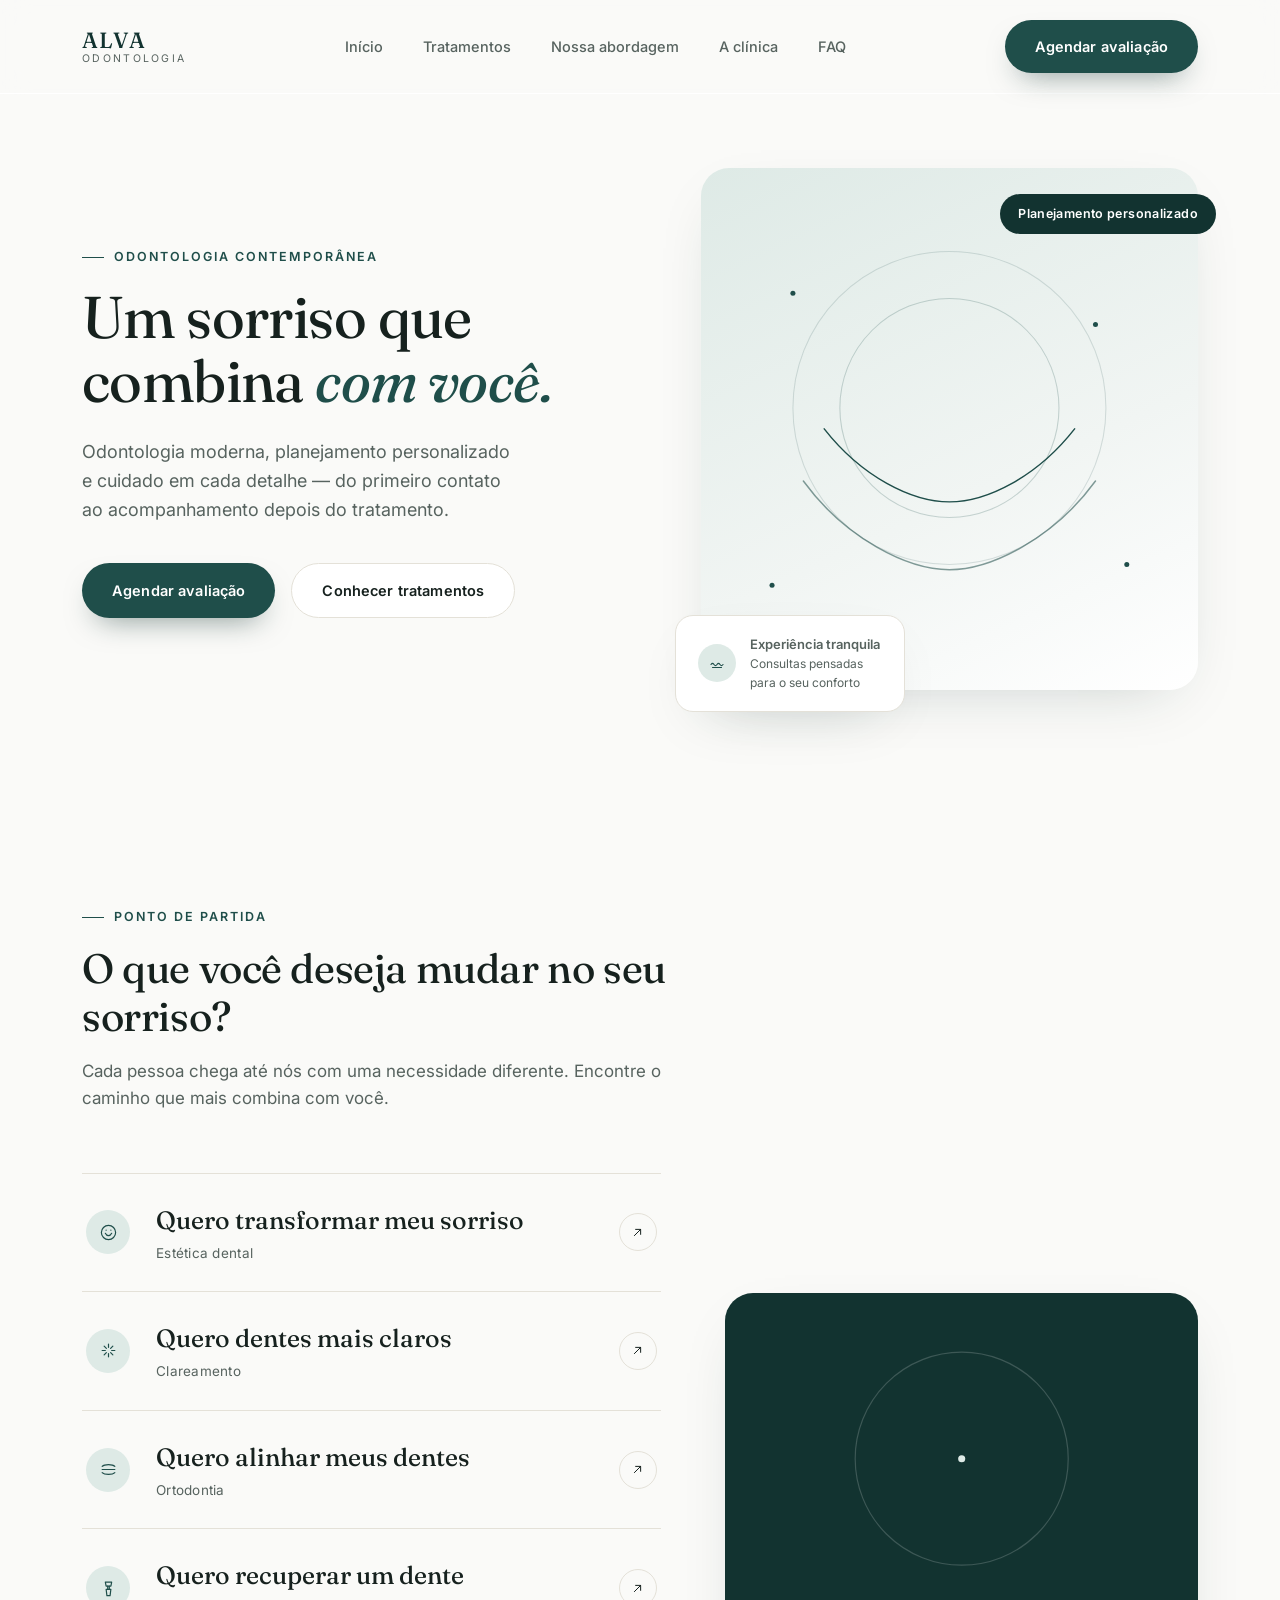
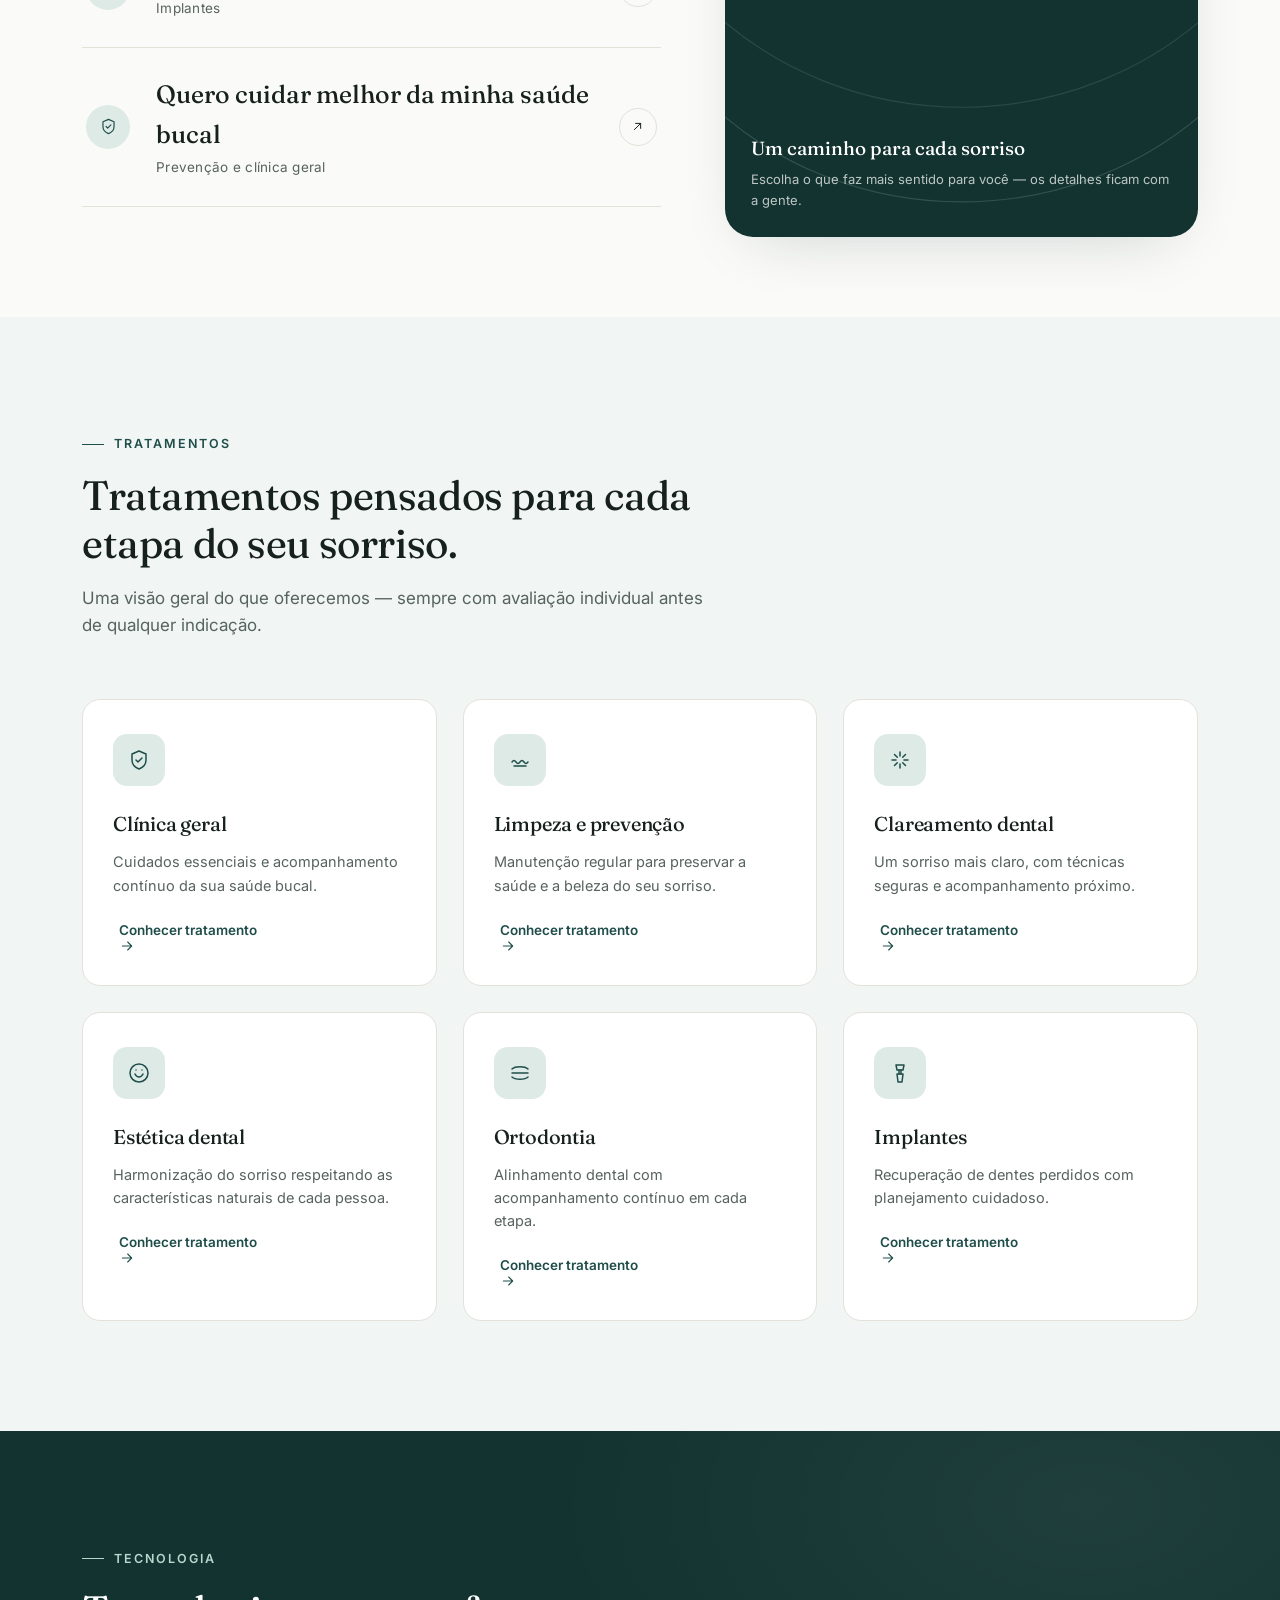
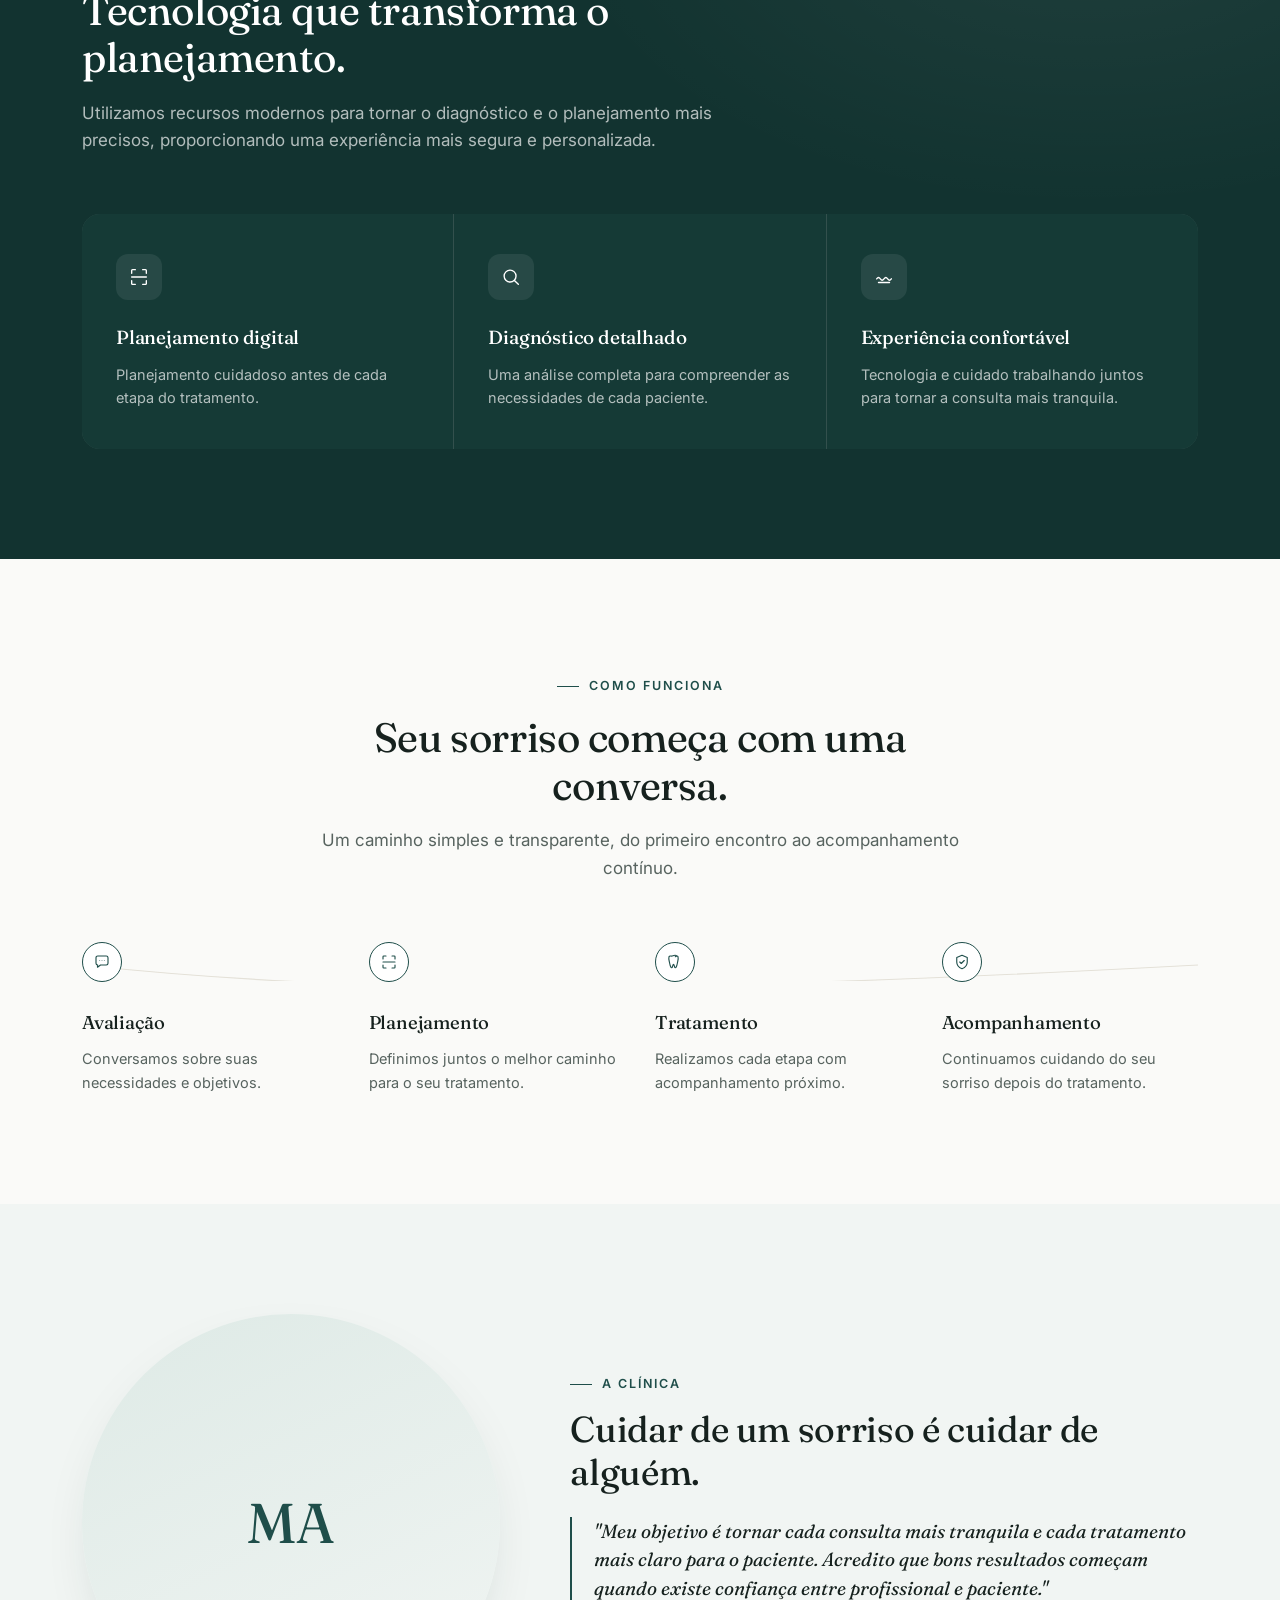
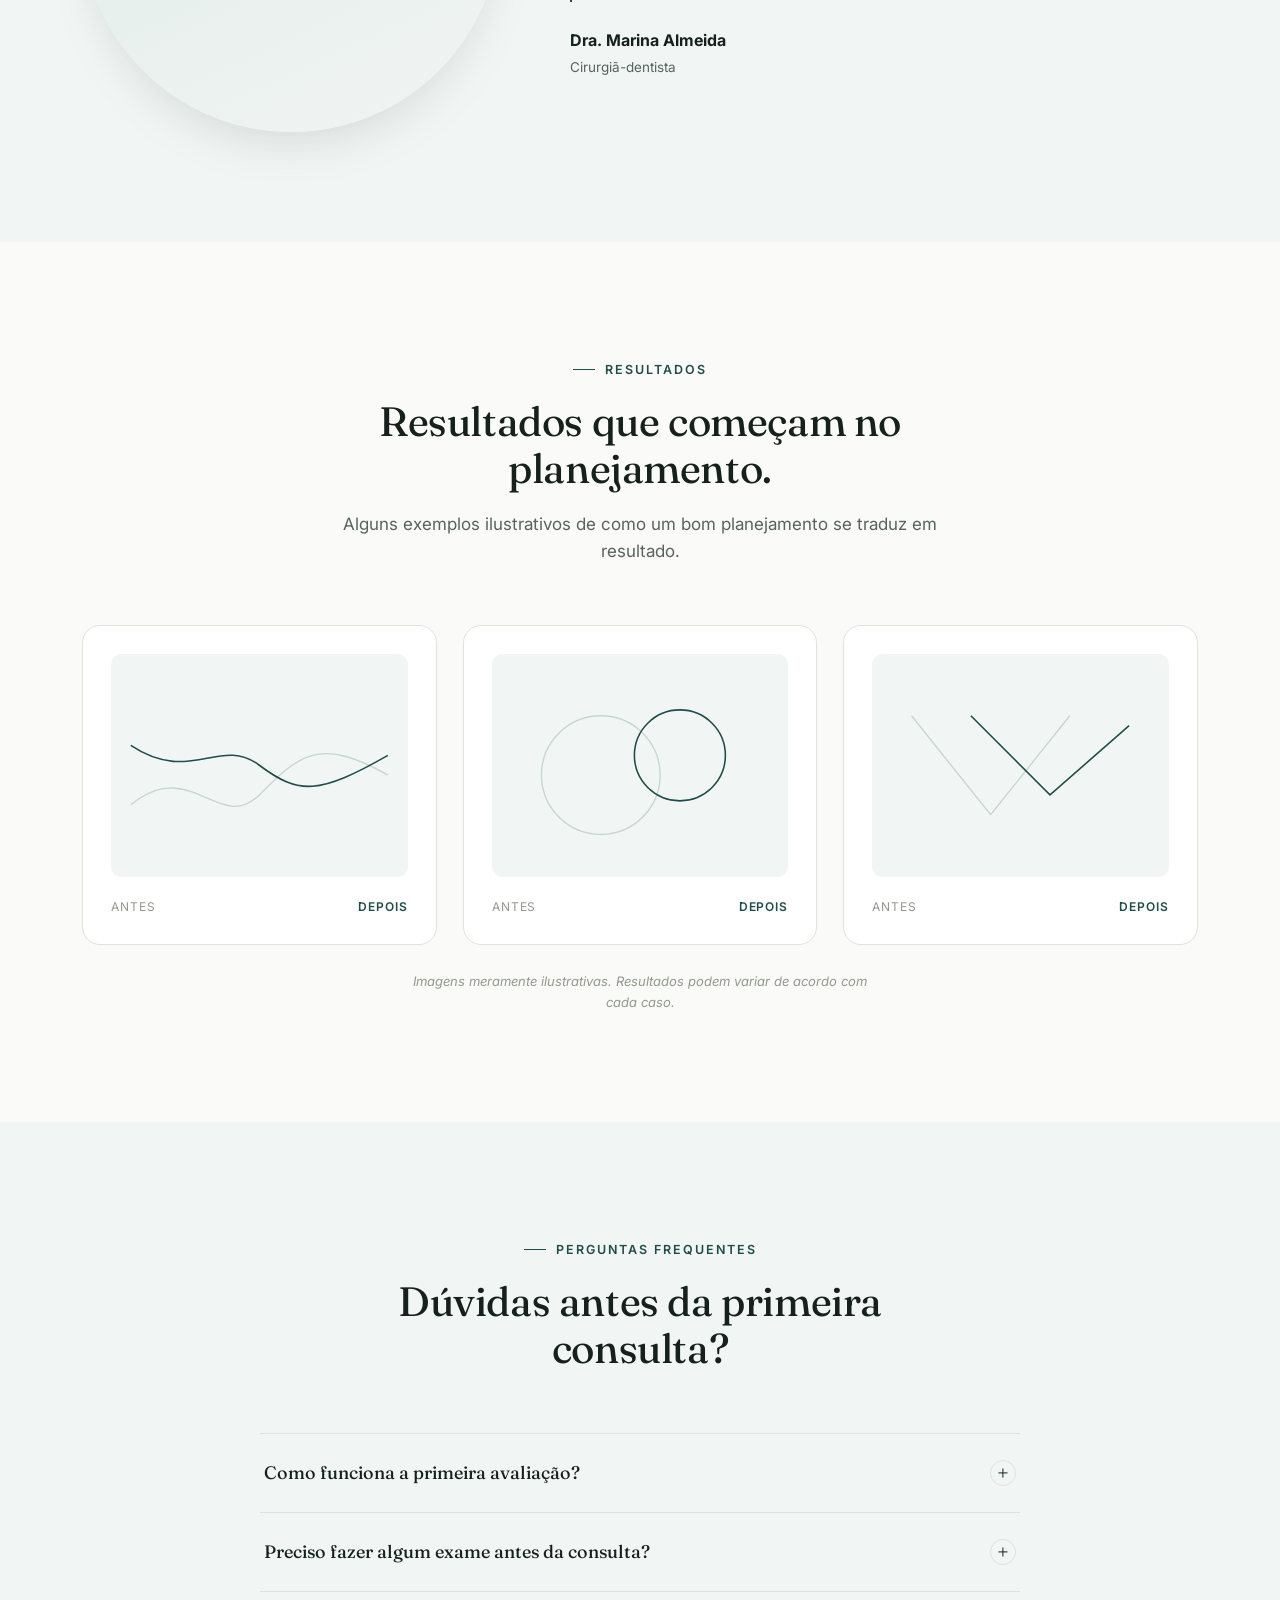
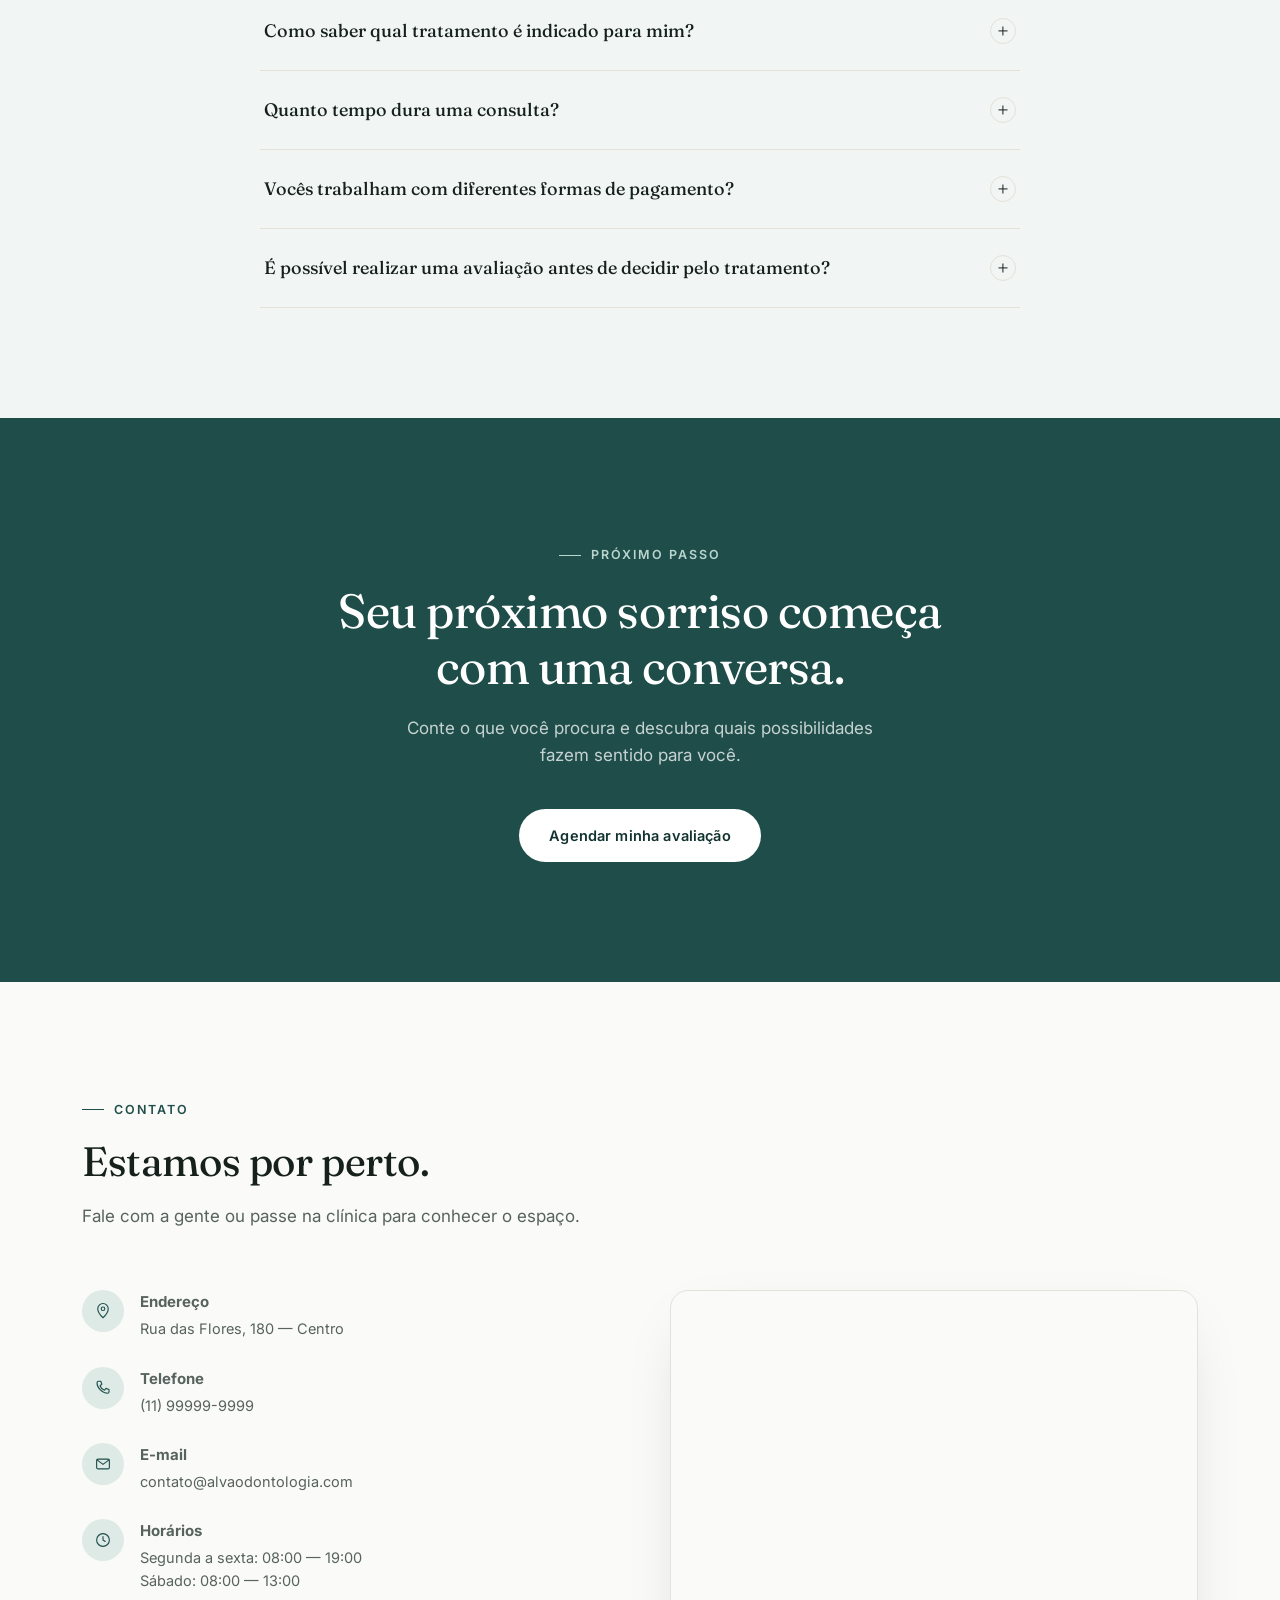
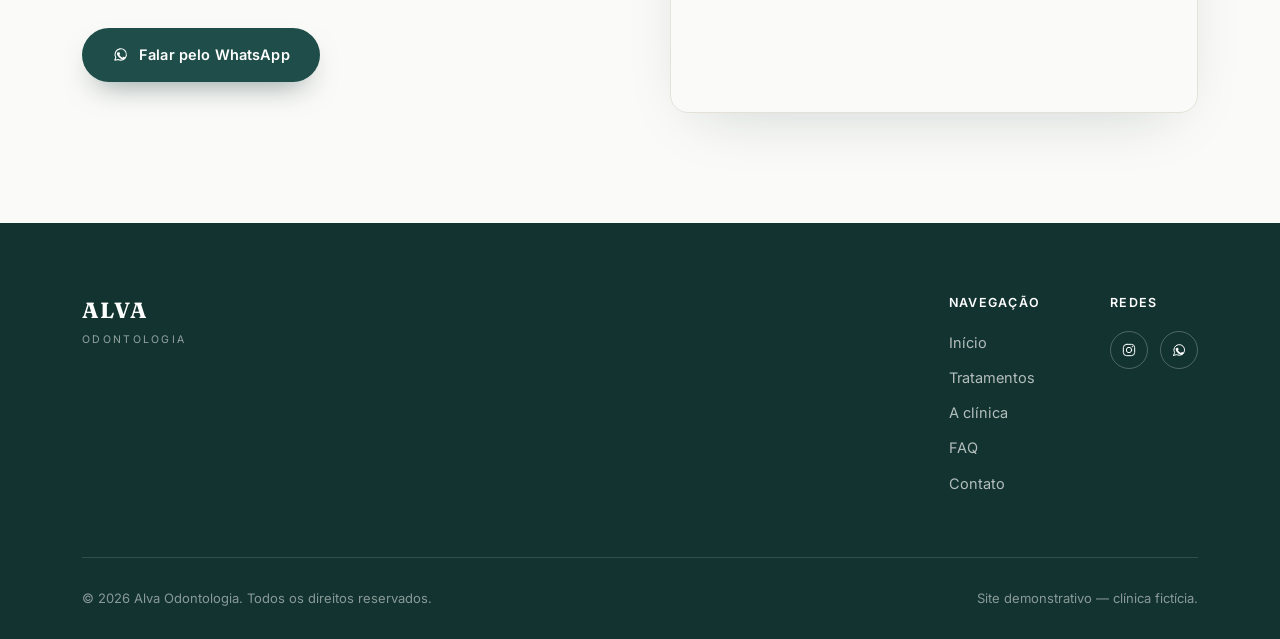
<file: alva-odontologia/index.html>
<!DOCTYPE html>
<html lang="pt-BR">
<head>
<meta charset="UTF-8">
<meta name="viewport" content="width=device-width, initial-scale=1.0">
<title>Alva Odontologia — Odontologia contemporânea</title>
<meta name="description" content="Alva Odontologia. Planejamento personalizado, tecnologia e cuidado em cada detalhe do seu sorriso.">
<link rel="preconnect" href="https://fonts.googleapis.com">
<link rel="preconnect" href="https://fonts.gstatic.com" crossorigin>
<link href="https://fonts.googleapis.com/css2?family=Fraunces:ital,opsz,wght@0,9..144,340;0,9..144,440;0,9..144,560;1,9..144,440&family=Inter:wght@400;500;600;700&display=swap" rel="stylesheet">
<link rel="stylesheet" href="styles.css">
</head>
<body>

<!-- ============ SVG ICON SPRITE ============ -->
<svg width="0" height="0" style="position:absolute" aria-hidden="true">
<defs>
<symbol id="ic-arrow" viewBox="0 0 24 24" fill="none" stroke="currentColor" stroke-width="1.6" stroke-linecap="round" stroke-linejoin="round"><path d="M7 17 17 7M9 7h8v8"/></symbol>
<symbol id="ic-arrow-r" viewBox="0 0 24 24" fill="none" stroke="currentColor" stroke-width="1.6" stroke-linecap="round" stroke-linejoin="round"><path d="M5 12h14M13 6l6 6-6 6"/></symbol>
<symbol id="ic-tooth" viewBox="0 0 24 24" fill="none" stroke="currentColor" stroke-width="1.5" stroke-linecap="round" stroke-linejoin="round"><path d="M12 3c-2.2 0-3 1.1-4.4 1.1C6 4.1 4.5 3.4 4 5c-.6 2-.2 4 .4 6.4.5 2 .8 5.5 2.1 7.5.6 1 1.6.9 2-.2.4-1.1.7-3.5 1.5-3.5s1.1 2.4 1.5 3.5c.4 1.1 1.4 1.2 2 .2 1.3-2 1.6-5.5 2.1-7.5.6-2.4 1-4.4.4-6.4-.5-1.6-2-1-3.6-.1C15 4.1 14.2 3 12 3Z"/></symbol>
<symbol id="ic-sparkle" viewBox="0 0 24 24" fill="none" stroke="currentColor" stroke-width="1.5" stroke-linecap="round" stroke-linejoin="round"><path d="M12 4v4M12 16v4M4 12h4M16 12h4M6.5 6.5l2.8 2.8M14.7 14.7l2.8 2.8M17.5 6.5l-2.8 2.8M9.3 14.7l-2.8 2.8"/></symbol>
<symbol id="ic-align" viewBox="0 0 24 24" fill="none" stroke="currentColor" stroke-width="1.5" stroke-linecap="round" stroke-linejoin="round"><path d="M4 8c3-3 13-3 16 0M4 16c3 3 13 3 16 0M4 12h16"/></symbol>
<symbol id="ic-implant" viewBox="0 0 24 24" fill="none" stroke="currentColor" stroke-width="1.5" stroke-linecap="round" stroke-linejoin="round"><path d="M8 4h8l-1 5H9L8 4Z"/><path d="M11 9v4M13 9v4"/><path d="M9 13h6l-1 8H10l-1-8Z"/></symbol>
<symbol id="ic-shield" viewBox="0 0 24 24" fill="none" stroke="currentColor" stroke-width="1.5" stroke-linecap="round" stroke-linejoin="round"><path d="M12 3l7 3v6c0 4.5-3 7.5-7 9-4-1.5-7-4.5-7-9V6l7-3Z"/><path d="M9 12l2 2 4-4"/></symbol>
<symbol id="ic-smile" viewBox="0 0 24 24" fill="none" stroke="currentColor" stroke-width="1.5" stroke-linecap="round" stroke-linejoin="round"><path d="M12 21a9 9 0 1 0 0-18 9 9 0 0 0 0 18Z"/><path d="M8 13c1 2 3 3 4 3s3-1 4-3M9 9h.01M15 9h.01"/></symbol>
<symbol id="ic-scan" viewBox="0 0 24 24" fill="none" stroke="currentColor" stroke-width="1.5" stroke-linecap="round" stroke-linejoin="round"><path d="M4 8V5a1 1 0 0 1 1-1h3M20 8V5a1 1 0 0 0-1-1h-3M4 16v3a1 1 0 0 0 1 1h3M20 16v3a1 1 0 0 1-1 1h-3M4 12h16"/></symbol>
<symbol id="ic-search" viewBox="0 0 24 24" fill="none" stroke="currentColor" stroke-width="1.5" stroke-linecap="round" stroke-linejoin="round"><circle cx="11" cy="11" r="6.5"/><path d="M20 20l-4.3-4.3"/></symbol>
<symbol id="ic-comfort" viewBox="0 0 24 24" fill="none" stroke="currentColor" stroke-width="1.5" stroke-linecap="round" stroke-linejoin="round"><path d="M4 14c1.5-2 2.5-2 4 0s2.5 2 4 0 2.5-2 4 0 2.5 2 4 0M6 18h12"/></symbol>
<symbol id="ic-chat" viewBox="0 0 24 24" fill="none" stroke="currentColor" stroke-width="1.5" stroke-linecap="round" stroke-linejoin="round"><path d="M4 6.3A2.3 2.3 0 0 1 6.3 4h11.4A2.3 2.3 0 0 1 20 6.3v7.4a2.3 2.3 0 0 1-2.3 2.3H10l-4 3v-3H6.3A2.3 2.3 0 0 1 4 13.7V6.3Z"/><circle cx="9" cy="10" r=".6" fill="currentColor" stroke="none"/><circle cx="12" cy="10" r=".6" fill="currentColor" stroke="none"/><circle cx="15" cy="10" r=".6" fill="currentColor" stroke="none"/></symbol>
<symbol id="ic-pin" viewBox="0 0 24 24" fill="none" stroke="currentColor" stroke-width="1.5" stroke-linecap="round" stroke-linejoin="round"><path d="M12 21s7-6.5 7-12a7 7 0 1 0-14 0c0 5.5 7 12 7 12Z"/><circle cx="12" cy="9" r="2.4"/></symbol>
<symbol id="ic-phone" viewBox="0 0 24 24" fill="none" stroke="currentColor" stroke-width="1.5" stroke-linecap="round" stroke-linejoin="round"><path d="M6 3h3l1.5 4L8 9c1 3 3 5 6 6l2-2.5 4 1.5v3c0 1-1 2-2 2-7 0-14-7-14-14 0-1 1-2 2-2Z"/></symbol>
<symbol id="ic-mail" viewBox="0 0 24 24" fill="none" stroke="currentColor" stroke-width="1.5" stroke-linecap="round" stroke-linejoin="round"><rect x="3.5" y="5.5" width="17" height="13" rx="2"/><path d="m4 6.5 8 6 8-6"/></symbol>
<symbol id="ic-clock" viewBox="0 0 24 24" fill="none" stroke="currentColor" stroke-width="1.5" stroke-linecap="round" stroke-linejoin="round"><circle cx="12" cy="12" r="8.5"/><path d="M12 7.5V12l3 2"/></symbol>
<symbol id="ic-whatsapp" viewBox="0 0 24 24" fill="none" stroke="currentColor" stroke-width="1.5" stroke-linecap="round" stroke-linejoin="round"><path d="M4 20l1.4-4.1A8 8 0 1 1 8.6 19L4 20Z"/><path d="M8.7 9.3c.2-.6.5-.6.8-.6h.5c.2 0 .4 0 .6.4.2.5.7 1.6.7 1.7.1.1.1.3 0 .4-.1.2-.2.3-.3.4-.1.2-.3.3-.4.5-.1.1-.3.3-.1.6.2.3.8 1.3 1.7 2.1 1.2 1 2.1 1.3 2.4 1.5.3.1.5.1.6-.1.2-.2.7-.8.9-1 .2-.2.3-.2.6-.1.2.1 1.5.7 1.8.9.3.1.4.2.5.3.1.2.1.9-.2 1.5-.3.7-1.6 1.3-2.2 1.4-.6.1-1.1.1-3.6-1-2.9-1.2-4.7-4.2-4.9-4.4-.1-.2-1.1-1.5-1.1-2.8 0-1.3.7-2 1-2.2Z" fill="currentColor" stroke="none"/></symbol>
<symbol id="ic-instagram" viewBox="0 0 24 24" fill="none" stroke="currentColor" stroke-width="1.5" stroke-linecap="round" stroke-linejoin="round"><rect x="3.5" y="3.5" width="17" height="17" rx="5"/><circle cx="12" cy="12" r="4"/><circle cx="17" cy="7" r="1" fill="currentColor" stroke="none"/></symbol>
</defs>
</svg>

<!-- ============ HEADER ============ -->
<header id="site-header">
  <div class="nav-wrap">
    <a href="#top" class="logo" aria-label="Alva Odontologia — início">
      <strong>ALVA</strong>
      <span>Odontologia</span>
    </a>
    <nav class="nav-links" aria-label="Navegação principal">
      <a href="#top">Início</a>
      <a href="#tratamentos">Tratamentos</a>
      <a href="#abordagem">Nossa abordagem</a>
      <a href="#clinica">A clínica</a>
      <a href="#faq">FAQ</a>
    </nav>
    <div class="nav-cta">
      <a href="#contato" class="btn btn-primary">Agendar avaliação</a>
      <button class="hamburger" id="hamburger" aria-label="Abrir menu" aria-expanded="false" aria-controls="mobile-panel">
        <span></span>
      </button>
    </div>
  </div>
  <div class="mobile-panel" id="mobile-panel">
    <div class="container">
      <a href="#top">Início</a>
      <a href="#tratamentos">Tratamentos</a>
      <a href="#abordagem">Nossa abordagem</a>
      <a href="#clinica">A clínica</a>
      <a href="#faq">FAQ</a>
      <a href="#contato" class="btn btn-primary">Agendar avaliação</a>
    </div>
  </div>
</header>

<main id="top">

<!-- ============ HERO ============ -->
<section class="hero">
  <div class="container">
    <div class="hero-copy" data-reveal>
      <span class="eyebrow">Odontologia contemporânea</span>
      <h1>Um sorriso que combina <em>com você.</em></h1>
      <p class="lede">Odontologia moderna, planejamento personalizado e cuidado em cada detalhe — do primeiro contato ao acompanhamento depois do tratamento.</p>
      <div class="hero-actions">
        <a href="#contato" class="btn btn-primary">Agendar avaliação</a>
        <a href="#tratamentos" class="btn btn-outline">Conhecer tratamentos</a>
      </div>
    </div>
    <div class="hero-visual" data-reveal>
      <div class="hero-art">
        <svg viewBox="0 0 480 500" preserveAspectRatio="xMidYMid slice">
          <circle cx="240" cy="230" r="150" fill="none" stroke="#1F4E4A" stroke-opacity=".16" stroke-width="1"/>
          <circle cx="240" cy="230" r="105" fill="none" stroke="#1F4E4A" stroke-opacity=".22" stroke-width="1"/>
          <path d="M100 300c40 55 100 85 140 85s100-30 140-85" fill="none" stroke="#1F4E4A" stroke-width="1.4" stroke-linecap="round" stroke-opacity=".55"/>
          <path d="M120 250c36 46 84 70 120 70s84-24 120-70" fill="none" stroke="#1F4E4A" stroke-width="1.4" stroke-linecap="round"/>
          <g stroke="#1F4E4A" stroke-opacity=".35">
            <circle cx="90" cy="120" r="2.4" fill="#1F4E4A" stroke="none"/>
            <circle cx="380" cy="150" r="2.4" fill="#1F4E4A" stroke="none"/>
            <circle cx="410" cy="380" r="2.4" fill="#1F4E4A" stroke="none"/>
            <circle cx="70" cy="400" r="2.4" fill="#1F4E4A" stroke="none"/>
          </g>
        </svg>
      </div>
      <div class="hero-tag">Planejamento personalizado</div>
      <div class="hero-float">
        <span class="dot"><svg><use href="#ic-comfort"/></svg></span>
        <span>
          <strong>Experiência tranquila</strong>
          <span>Consultas pensadas para o seu conforto</span>
        </span>
      </div>
    </div>
  </div>
</section>

<!-- ============ O QUE VOCÊ DESEJA MUDAR ============ -->
<section class="section" id="abordagem">
  <div class="container">
    <div class="section-head" data-reveal>
      <span class="eyebrow">Ponto de partida</span>
      <h2>O que você deseja mudar no seu sorriso?</h2>
      <p>Cada pessoa chega até nós com uma necessidade diferente. Encontre o caminho que mais combina com você.</p>
    </div>

    <div class="desire">
      <ul class="desire-list" data-reveal>
        <li class="desire-item" data-target="tr-estetica">
          <span class="dnum"><svg><use href="#ic-smile"/></svg></span>
          <span class="txt"><strong>Quero transformar meu sorriso</strong><span>Estética dental</span></span>
          <span class="go"><svg><use href="#ic-arrow"/></svg></span>
        </li>
        <li class="desire-item" data-target="tr-clareamento">
          <span class="dnum"><svg><use href="#ic-sparkle"/></svg></span>
          <span class="txt"><strong>Quero dentes mais claros</strong><span>Clareamento</span></span>
          <span class="go"><svg><use href="#ic-arrow"/></svg></span>
        </li>
        <li class="desire-item" data-target="tr-ortodontia">
          <span class="dnum"><svg><use href="#ic-align"/></svg></span>
          <span class="txt"><strong>Quero alinhar meus dentes</strong><span>Ortodontia</span></span>
          <span class="go"><svg><use href="#ic-arrow"/></svg></span>
        </li>
        <li class="desire-item" data-target="tr-implantes">
          <span class="dnum"><svg><use href="#ic-implant"/></svg></span>
          <span class="txt"><strong>Quero recuperar um dente</strong><span>Implantes</span></span>
          <span class="go"><svg><use href="#ic-arrow"/></svg></span>
        </li>
        <li class="desire-item" data-target="tr-prevencao">
          <span class="dnum"><svg><use href="#ic-shield"/></svg></span>
          <span class="txt"><strong>Quero cuidar melhor da minha saúde bucal</strong><span>Prevenção e clínica geral</span></span>
          <span class="go"><svg><use href="#ic-arrow"/></svg></span>
        </li>
      </ul>

      <div class="desire-visual" data-reveal>
        <svg viewBox="0 0 400 460" preserveAspectRatio="xMidYMid slice">
          <path d="M-20 340c60 60 140 90 220 90s160-30 220-90" fill="none" stroke="#ffffff" stroke-opacity=".14" stroke-width="1"/>
          <path d="M-20 260c60 60 140 90 220 90s160-30 220-90" fill="none" stroke="#ffffff" stroke-opacity=".1" stroke-width="1"/>
          <circle cx="200" cy="140" r="90" fill="none" stroke="#ffffff" stroke-opacity=".18" stroke-width="1"/>
          <circle cx="200" cy="140" r="3" fill="#DEEAE6"/>
        </svg>
        <div class="cap">
          <strong>Um caminho para cada sorriso</strong>
          <p>Escolha o que faz mais sentido para você — os detalhes ficam com a gente.</p>
        </div>
      </div>
    </div>
  </div>
</section>

<!-- ============ TRATAMENTOS ============ -->
<section class="section section-soft" id="tratamentos">
  <div class="container">
    <div class="section-head" data-reveal>
      <span class="eyebrow">Tratamentos</span>
      <h2>Tratamentos pensados para cada etapa do seu sorriso.</h2>
      <p>Uma visão geral do que oferecemos — sempre com avaliação individual antes de qualquer indicação.</p>
    </div>

    <div class="treat-grid" data-reveal>

      <article class="treat-card" id="tr-prevencao">
        <div class="treat-icon"><svg><use href="#ic-shield"/></svg></div>
        <h3>Clínica geral</h3>
        <p>Cuidados essenciais e acompanhamento contínuo da sua saúde bucal.</p>
        <button class="btn-text treat-toggle" aria-expanded="false">Conhecer tratamento <svg><use href="#ic-arrow-r"/></svg></button>
        <div class="treat-more"><div><p>Consultas de rotina para identificar necessidades cedo, orientação personalizada e uma base sólida para qualquer tratamento futuro.</p></div></div>
      </article>

      <article class="treat-card" id="tr-limpeza">
        <div class="treat-icon"><svg><use href="#ic-comfort"/></svg></div>
        <h3>Limpeza e prevenção</h3>
        <p>Manutenção regular para preservar a saúde e a beleza do seu sorriso.</p>
        <button class="btn-text treat-toggle" aria-expanded="false">Conhecer tratamento <svg><use href="#ic-arrow-r"/></svg></button>
        <div class="treat-more"><div><p>Limpezas profissionais e orientações práticas de cuidado diário, adaptadas à sua rotina.</p></div></div>
      </article>

      <article class="treat-card" id="tr-clareamento">
        <div class="treat-icon"><svg><use href="#ic-sparkle"/></svg></div>
        <h3>Clareamento dental</h3>
        <p>Um sorriso mais claro, com técnicas seguras e acompanhamento próximo.</p>
        <button class="btn-text treat-toggle" aria-expanded="false">Conhecer tratamento <svg><use href="#ic-arrow-r"/></svg></button>
        <div class="treat-more"><div><p>Avaliamos sua estrutura dental antes de indicar o método mais adequado ao seu caso.</p></div></div>
      </article>

      <article class="treat-card" id="tr-estetica">
        <div class="treat-icon"><svg><use href="#ic-smile"/></svg></div>
        <h3>Estética dental</h3>
        <p>Harmonização do sorriso respeitando as características naturais de cada pessoa.</p>
        <button class="btn-text treat-toggle" aria-expanded="false">Conhecer tratamento <svg><use href="#ic-arrow-r"/></svg></button>
        <div class="treat-more"><div><p>Planejamento visual detalhado antes de qualquer intervenção, para que você saiba exatamente o que esperar.</p></div></div>
      </article>

      <article class="treat-card" id="tr-ortodontia">
        <div class="treat-icon"><svg><use href="#ic-align"/></svg></div>
        <h3>Ortodontia</h3>
        <p>Alinhamento dental com acompanhamento contínuo em cada etapa.</p>
        <button class="btn-text treat-toggle" aria-expanded="false">Conhecer tratamento <svg><use href="#ic-arrow-r"/></svg></button>
        <div class="treat-more"><div><p>Discutimos as opções disponíveis e o ritmo de tratamento que melhor se encaixa na sua vida.</p></div></div>
      </article>

      <article class="treat-card" id="tr-implantes">
        <div class="treat-icon"><svg><use href="#ic-implant"/></svg></div>
        <h3>Implantes</h3>
        <p>Recuperação de dentes perdidos com planejamento cuidadoso.</p>
        <button class="btn-text treat-toggle" aria-expanded="false">Conhecer tratamento <svg><use href="#ic-arrow-r"/></svg></button>
        <div class="treat-more"><div><p>Cada caso é avaliado individualmente para definir a melhor abordagem antes de qualquer procedimento.</p></div></div>
      </article>

    </div>
  </div>
</section>

<!-- ============ TECNOLOGIA ============ -->
<section class="section tech">
  <div class="container">
    <div class="section-head" data-reveal>
      <span class="eyebrow">Tecnologia</span>
      <h2>Tecnologia que transforma o planejamento.</h2>
      <p>Utilizamos recursos modernos para tornar o diagnóstico e o planejamento mais precisos, proporcionando uma experiência mais segura e personalizada.</p>
    </div>

    <div class="tech-grid" data-reveal>
      <div class="tech-item">
        <div class="tech-icon"><svg><use href="#ic-scan"/></svg></div>
        <h3>Planejamento digital</h3>
        <p>Planejamento cuidadoso antes de cada etapa do tratamento.</p>
      </div>
      <div class="tech-item">
        <div class="tech-icon"><svg><use href="#ic-search"/></svg></div>
        <h3>Diagnóstico detalhado</h3>
        <p>Uma análise completa para compreender as necessidades de cada paciente.</p>
      </div>
      <div class="tech-item">
        <div class="tech-icon"><svg><use href="#ic-comfort"/></svg></div>
        <h3>Experiência confortável</h3>
        <p>Tecnologia e cuidado trabalhando juntos para tornar a consulta mais tranquila.</p>
      </div>
    </div>
  </div>
</section>

<!-- ============ JORNADA ============ -->
<section class="section">
  <div class="container">
    <div class="section-head center" data-reveal>
      <span class="eyebrow">Como funciona</span>
      <h2>Seu sorriso começa com uma conversa.</h2>
      <p>Um caminho simples e transparente, do primeiro encontro ao acompanhamento contínuo.</p>
    </div>

    <div class="journey-track" data-reveal>
      <svg class="arc-rule" viewBox="0 0 1000 20" preserveAspectRatio="none" aria-hidden="true"><path d="M0 4c250 30 500 30 1000 0"/></svg>
      <div class="journey-step">
        <span class="num"><svg><use href="#ic-chat"/></svg></span>
        <h3>Avaliação</h3>
        <p>Conversamos sobre suas necessidades e objetivos.</p>
      </div>
      <div class="journey-step">
        <span class="num"><svg><use href="#ic-scan"/></svg></span>
        <h3>Planejamento</h3>
        <p>Definimos juntos o melhor caminho para o seu tratamento.</p>
      </div>
      <div class="journey-step">
        <span class="num"><svg><use href="#ic-tooth"/></svg></span>
        <h3>Tratamento</h3>
        <p>Realizamos cada etapa com acompanhamento próximo.</p>
      </div>
      <div class="journey-step">
        <span class="num"><svg><use href="#ic-shield"/></svg></span>
        <h3>Acompanhamento</h3>
        <p>Continuamos cuidando do seu sorriso depois do tratamento.</p>
      </div>
    </div>
  </div>
</section>

<!-- ============ SOBRE A PROFISSIONAL ============ -->
<section class="section section-soft" id="clinica">
  <div class="container about">
    <div class="about-avatar" data-reveal>
      <svg viewBox="0 0 200 200" aria-hidden="true"><circle cx="100" cy="100" r="98" fill="none" stroke-dasharray="2 10" stroke-linecap="round"/></svg>
      <span>MA</span>
    </div>
    <div class="about-copy" data-reveal>
      <span class="eyebrow">A clínica</span>
      <h2>Cuidar de um sorriso é cuidar de alguém.</h2>
      <blockquote>"Meu objetivo é tornar cada consulta mais tranquila e cada tratamento mais claro para o paciente. Acredito que bons resultados começam quando existe confiança entre profissional e paciente."</blockquote>
      <div class="about-name">
        <strong>Dra. Marina Almeida</strong>
        <span>Cirurgiã-dentista</span>
      </div>
    </div>
  </div>
</section>

<!-- ============ ANTES E DEPOIS ============ -->
<section class="section">
  <div class="container">
    <div class="section-head center" data-reveal>
      <span class="eyebrow">Resultados</span>
      <h2>Resultados que começam no planejamento.</h2>
      <p>Alguns exemplos ilustrativos de como um bom planejamento se traduz em resultado.</p>
    </div>

    <div class="result-grid" data-reveal>
      <div class="result-card">
        <div class="result-visual">
          <svg viewBox="0 0 300 220" preserveAspectRatio="xMidYMid meet">
            <path d="M20 150c60 -50 90 30 130 -10s60 -60 130 -20" fill="none" stroke="#C7D6D2" stroke-width="1.4"/>
            <path d="M20 90c60 40 90 -10 130 20s60 30 130 -10" fill="none" stroke="#1F4E4A" stroke-width="1.6"/>
          </svg>
        </div>
        <div class="result-labels"><span>Antes</span><b>Depois</b></div>
      </div>
      <div class="result-card">
        <div class="result-visual">
          <svg viewBox="0 0 300 220" preserveAspectRatio="xMidYMid meet">
            <circle cx="110" cy="120" r="60" fill="none" stroke="#C7D6D2" stroke-width="1.4"/>
            <circle cx="190" cy="100" r="46" fill="none" stroke="#1F4E4A" stroke-width="1.6"/>
          </svg>
        </div>
        <div class="result-labels"><span>Antes</span><b>Depois</b></div>
      </div>
      <div class="result-card">
        <div class="result-visual">
          <svg viewBox="0 0 300 220" preserveAspectRatio="xMidYMid meet">
            <path d="M40 60 L120 160 L200 60" fill="none" stroke="#C7D6D2" stroke-width="1.4"/>
            <path d="M100 60 L180 140 L260 70" fill="none" stroke="#1F4E4A" stroke-width="1.6"/>
          </svg>
        </div>
        <div class="result-labels"><span>Antes</span><b>Depois</b></div>
      </div>
    </div>

    <p class="result-note">Imagens meramente ilustrativas. Resultados podem variar de acordo com cada caso.</p>
  </div>
</section>

<!-- ============ FAQ ============ -->
<section class="section section-soft" id="faq">
  <div class="container">
    <div class="section-head center" data-reveal>
      <span class="eyebrow">Perguntas frequentes</span>
      <h2>Dúvidas antes da primeira consulta?</h2>
    </div>

    <div class="faq-list" data-reveal>
      <div class="faq-item">
        <button class="faq-q"><span>Como funciona a primeira avaliação?</span><span class="plus"></span></button>
        <div class="faq-a-wrap"><div><p class="faq-a">Conversamos sobre suas necessidades, observamos sua saúde bucal e explicamos com calma os caminhos possíveis — sem compromisso imediato.</p></div></div>
      </div>
      <div class="faq-item">
        <button class="faq-q"><span>Preciso fazer algum exame antes da consulta?</span><span class="plus"></span></button>
        <div class="faq-a-wrap"><div><p class="faq-a">Não é necessário. Caso algum exame seja útil para o seu caso, indicamos após a avaliação inicial.</p></div></div>
      </div>
      <div class="faq-item">
        <button class="faq-q"><span>Como saber qual tratamento é indicado para mim?</span><span class="plus"></span></button>
        <div class="faq-a-wrap"><div><p class="faq-a">Isso é definido em conjunto, depois da avaliação, considerando suas necessidades, expectativas e rotina.</p></div></div>
      </div>
      <div class="faq-item">
        <button class="faq-q"><span>Quanto tempo dura uma consulta?</span><span class="plus"></span></button>
        <div class="faq-a-wrap"><div><p class="faq-a">Varia conforme o motivo da visita, mas reservamos tempo suficiente para que você não se sinta apressado.</p></div></div>
      </div>
      <div class="faq-item">
        <button class="faq-q"><span>Vocês trabalham com diferentes formas de pagamento?</span><span class="plus"></span></button>
        <div class="faq-a-wrap"><div><p class="faq-a">Sim. Apresentamos as opções disponíveis durante o planejamento do seu tratamento.</p></div></div>
      </div>
      <div class="faq-item">
        <button class="faq-q"><span>É possível realizar uma avaliação antes de decidir pelo tratamento?</span><span class="plus"></span></button>
        <div class="faq-a-wrap"><div><p class="faq-a">Sim, e recomendamos. A avaliação é o espaço ideal para tirar dúvidas antes de qualquer decisão.</p></div></div>
      </div>
    </div>
  </div>
</section>

<!-- ============ CTA FINAL ============ -->
<section class="cta-final">
  <div class="container" data-reveal>
    <span class="eyebrow">Próximo passo</span>
    <h2>Seu próximo sorriso começa com uma conversa.</h2>
    <p>Conte o que você procura e descubra quais possibilidades fazem sentido para você.</p>
    <a class="btn btn-light" href="https://wa.me/5511999999999?text=Ol%C3%A1!%20Gostaria%20de%20agendar%20uma%20avalia%C3%A7%C3%A3o%20na%20Alva%20Odontologia." target="_blank" rel="noopener">Agendar minha avaliação</a>
  </div>
</section>

<!-- ============ CONTATO ============ -->
<section class="section" id="contato">
  <div class="container">
    <div class="section-head" data-reveal>
      <span class="eyebrow">Contato</span>
      <h2>Estamos por perto.</h2>
      <p>Fale com a gente ou passe na clínica para conhecer o espaço.</p>
    </div>

    <div class="contact-grid" data-reveal>
      <div>
        <div class="contact-list">
          <div class="contact-row">
            <span class="ic"><svg><use href="#ic-pin"/></svg></span>
            <span><strong>Endereço</strong><span>Rua das Flores, 180 — Centro</span></span>
          </div>
          <div class="contact-row">
            <span class="ic"><svg><use href="#ic-phone"/></svg></span>
            <span><strong>Telefone</strong><span>(11) 99999-9999</span></span>
          </div>
          <div class="contact-row">
            <span class="ic"><svg><use href="#ic-mail"/></svg></span>
            <span><strong>E-mail</strong><a href="mailto:contato@alvaodontologia.com">contato@alvaodontologia.com</a></span>
          </div>
          <div class="contact-row">
            <span class="ic"><svg><use href="#ic-clock"/></svg></span>
            <span><strong>Horários</strong><span>Segunda a sexta: 08:00 — 19:00<br>Sábado: 08:00 — 13:00</span></span>
          </div>
        </div>
        <a class="btn btn-primary" href="https://wa.me/5511999999999?text=Ol%C3%A1!%20Gostaria%20de%20agendar%20uma%20avalia%C3%A7%C3%A3o%20na%20Alva%20Odontologia." target="_blank" rel="noopener">
          <svg style="width:17px;height:17px"><use href="#ic-whatsapp"/></svg> Falar pelo WhatsApp
        </a>
      </div>
      <div class="map-frame">
        <iframe title="Localização — Alva Odontologia" loading="lazy" referrerpolicy="no-referrer-when-downgrade"
          src="https://www.openstreetmap.org/export/embed.html?bbox=-46.6533%2C-23.5665%2C-46.6333%2C-23.5505&layer=mapnik"></iframe>
      </div>
    </div>
  </div>
</section>

</main>

<!-- ============ FOOTER ============ -->
<footer>
  <div class="container">
    <div class="footer-top">
      <div class="footer-logo">
        <strong>ALVA</strong>
        <span>Odontologia</span>
      </div>
      <div class="footer-cols">
        <div class="footer-col">
          <h4>Navegação</h4>
          <a href="#top">Início</a>
          <a href="#tratamentos">Tratamentos</a>
          <a href="#clinica">A clínica</a>
          <a href="#faq">FAQ</a>
          <a href="#contato">Contato</a>
        </div>
        <div class="footer-col">
          <h4>Redes</h4>
          <div class="footer-social">
            <a href="#" aria-label="Instagram"><svg><use href="#ic-instagram"/></svg></a>
            <a href="https://wa.me/5511999999999" target="_blank" rel="noopener" aria-label="WhatsApp"><svg><use href="#ic-whatsapp"/></svg></a>
          </div>
        </div>
      </div>
    </div>
    <div class="footer-bottom">
      <span>© 2026 Alva Odontologia. Todos os direitos reservados.</span>
      <span>Site demonstrativo — clínica fictícia.</span>
    </div>
  </div>
</footer>

<script src="script.js"></script>
</body>
</html>
</file>
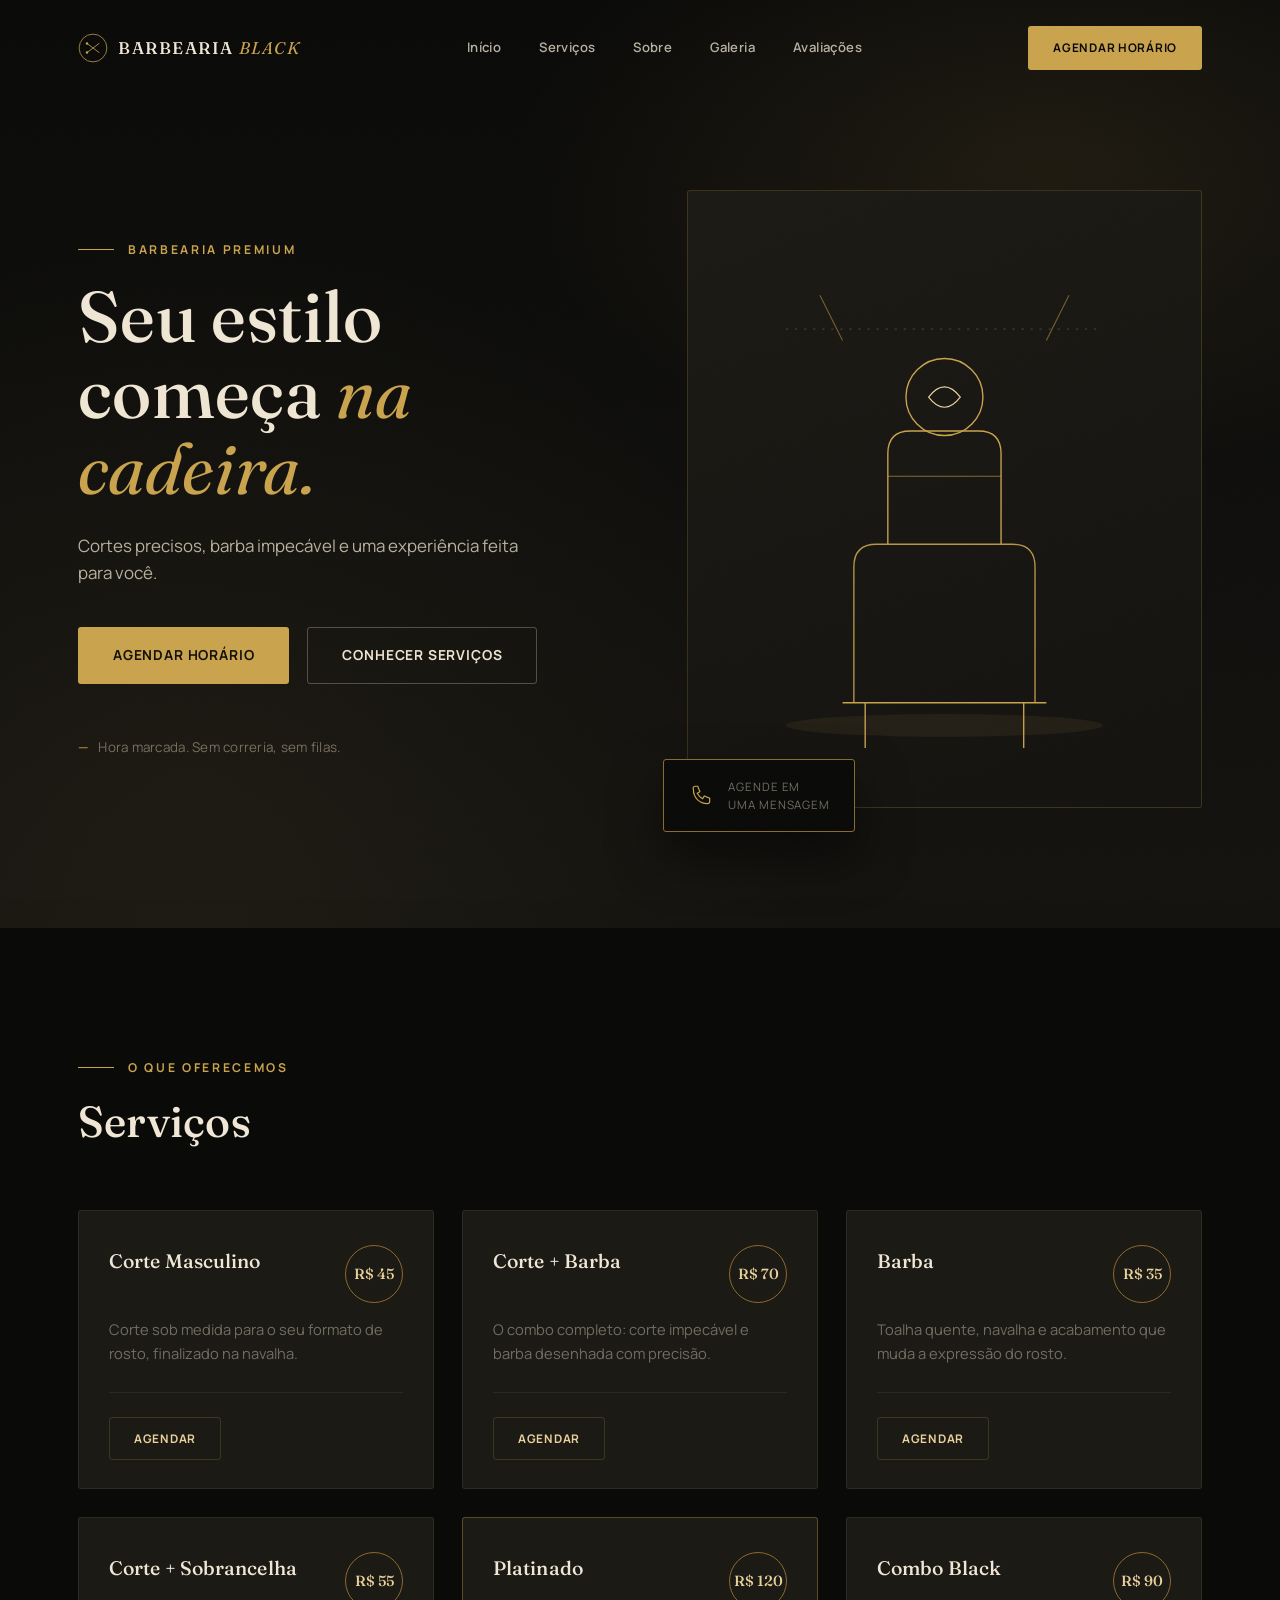
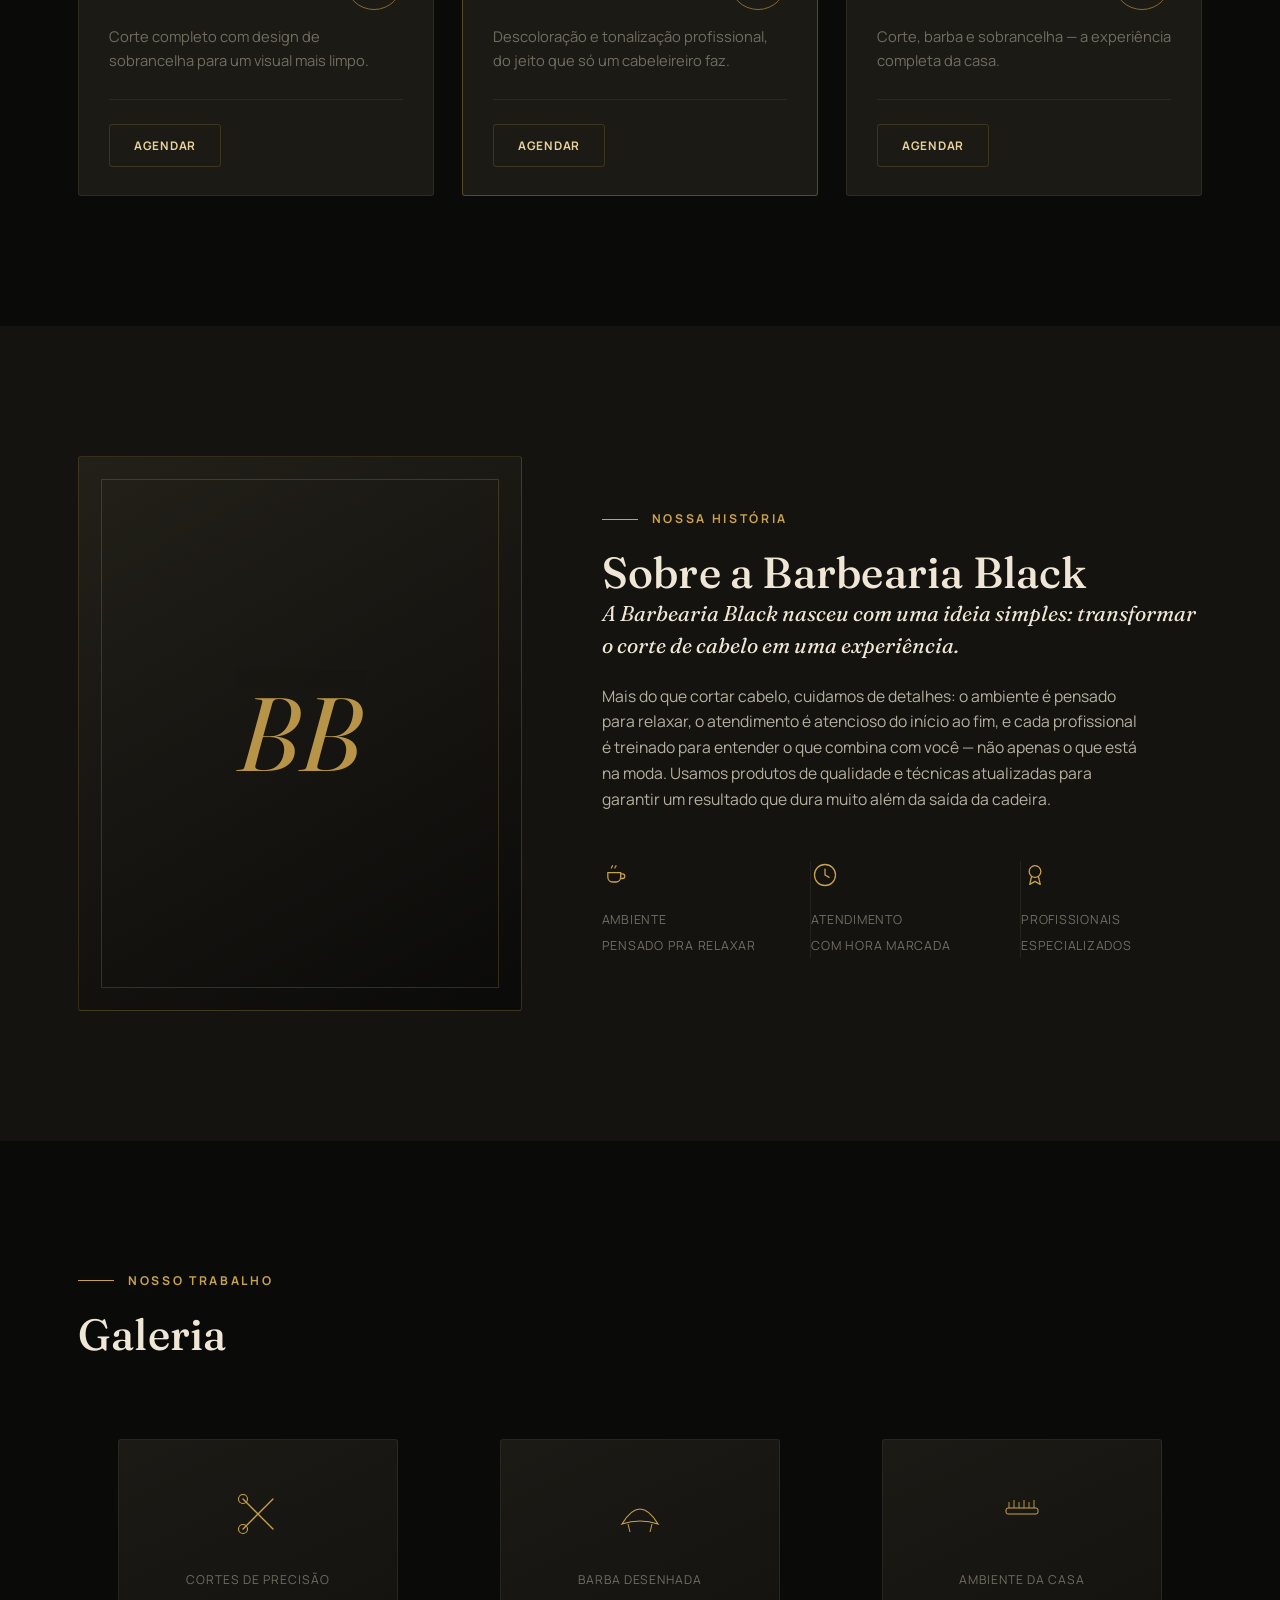
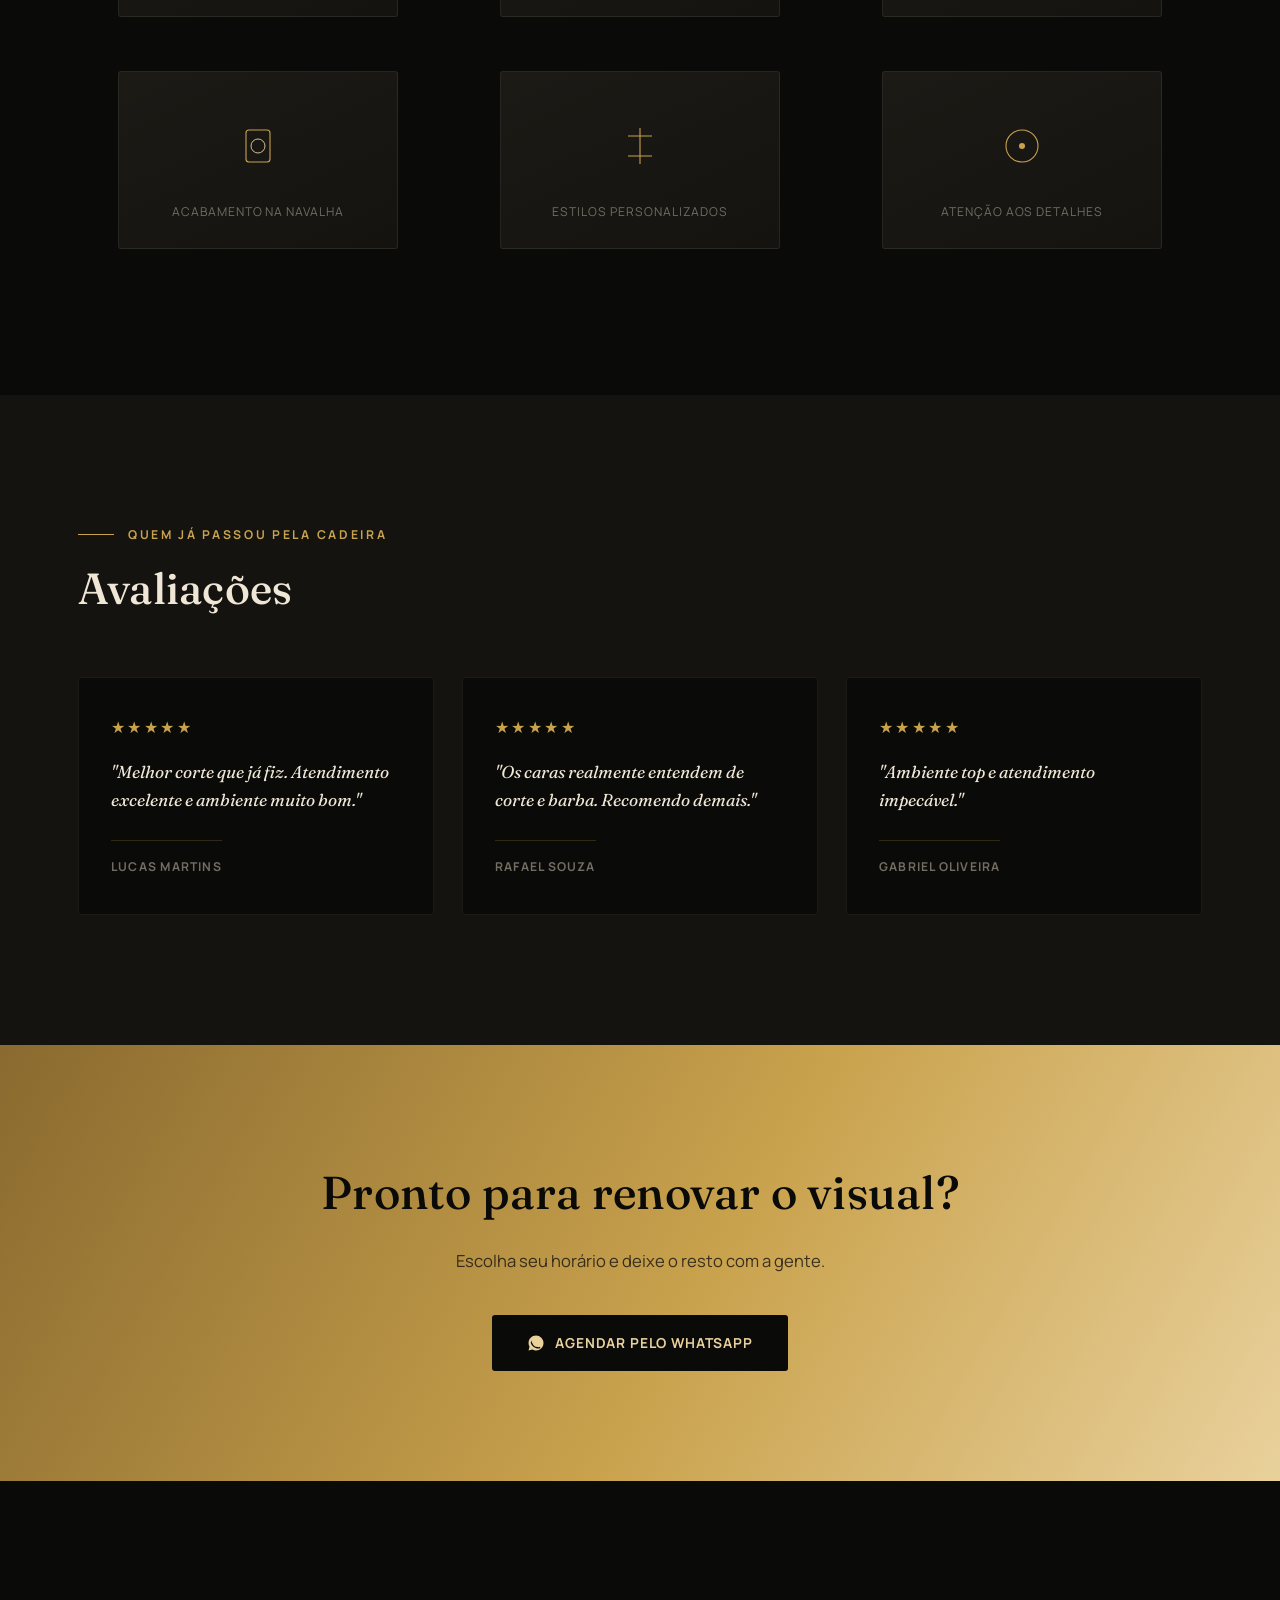
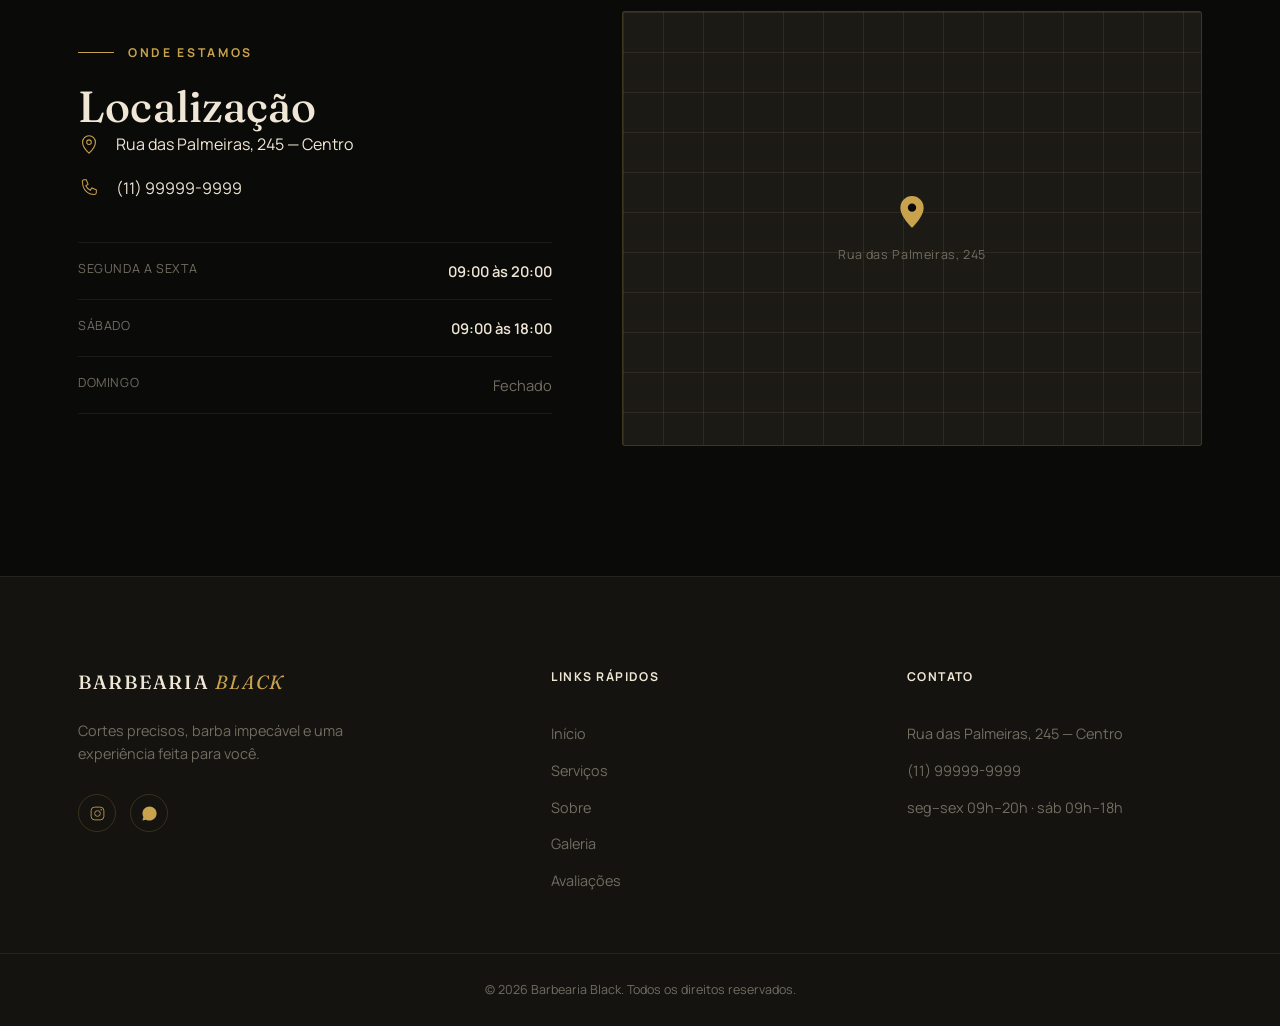
<file: barbearia-black/index.html>
<!DOCTYPE html>
<html lang="pt-BR">
<head>
<meta charset="UTF-8">
<meta name="viewport" content="width=device-width, initial-scale=1.0">
<title>Barbearia Black — Cortes precisos, barba impecável</title>
<meta name="description" content="Barbearia Black. Cortes precisos, barba impecável e uma experiência feita para você. Agende seu horário.">

<link rel="preconnect" href="https://fonts.googleapis.com">
<link rel="preconnect" href="https://fonts.gstatic.com" crossorigin>
<link href="https://fonts.googleapis.com/css2?family=Fraunces:ital,opsz,wght@0,9..144,300;0,9..144,400;0,9..144,500;0,9..144,600;1,9..144,400;1,9..144,500&family=Manrope:wght@400;500;600;700;800&display=swap" rel="stylesheet">

<link rel="stylesheet" href="css/style.css">
</head>
<body>

<div class="grain-overlay" aria-hidden="true"></div>

<!-- ===================== HEADER ===================== -->
<header class="site-header" id="siteHeader">
  <div class="container header-inner">
    <a href="#inicio" class="logo">
      <span class="logo-mark" aria-hidden="true">
        <svg viewBox="0 0 40 40" fill="none" xmlns="http://www.w3.org/2000/svg">
          <circle cx="20" cy="20" r="18.5" stroke="currentColor" stroke-width="1"/>
          <path d="M12 14L28 26M28 14L12 26" stroke="currentColor" stroke-width="1.1" stroke-linecap="round"/>
          <circle cx="12" cy="14" r="1.6" fill="currentColor"/>
          <circle cx="12" cy="26" r="1.6" fill="currentColor"/>
        </svg>
      </span>
      <span class="logo-text">BARBEARIA<em>BLACK</em></span>
    </a>

    <nav class="main-nav" id="mainNav">
      <a href="#inicio" class="nav-link">Início</a>
      <a href="#servicos" class="nav-link">Serviços</a>
      <a href="#sobre" class="nav-link">Sobre</a>
      <a href="#galeria" class="nav-link">Galeria</a>
      <a href="#avaliacoes" class="nav-link">Avaliações</a>
      <a href="#localizacao" class="nav-link nav-link--mobile-only">Localização</a>
    </nav>

    <a href="#" class="btn btn-gold btn-sm header-cta whatsapp-btn"
       data-service="">Agendar horário</a>

    <button class="hamburger" id="hamburger" aria-label="Abrir menu" aria-expanded="false" aria-controls="mainNav">
      <span></span><span></span><span></span>
    </button>
  </div>
</header>

<!-- ===================== HERO ===================== -->
<section class="hero" id="inicio">
  <div class="hero-glow" aria-hidden="true"></div>
  <div class="container hero-inner">

    <div class="hero-copy reveal">
      <p class="eyebrow"><span class="razor-line"></span>Barbearia premium</p>
      <h1 class="hero-title">Seu estilo<br>começa <em>na cadeira.</em></h1>
      <p class="hero-sub">Cortes precisos, barba impecável e uma experiência feita para você.</p>

      <div class="hero-actions">
        <a href="#" class="btn btn-gold whatsapp-btn" data-service="">Agendar horário</a>
        <a href="#servicos" class="btn btn-ghost">Conhecer serviços</a>
      </div>

      <div class="hero-rating">
        <span class="hero-rating-text">Hora marcada. Sem correria, sem filas.</span>
      </div>
    </div>

    <div class="hero-art reveal reveal--delay-1" aria-hidden="true">
      <div class="hero-art-frame">
        <svg viewBox="0 0 400 480" fill="none" xmlns="http://www.w3.org/2000/svg" class="hero-svg">
          <!-- barber chair line art -->
          <ellipse cx="200" cy="440" rx="140" ry="10" fill="#c9a24d" opacity="0.08"/>
          <path d="M120 420 L120 300 Q120 280 140 280 L260 280 Q280 280 280 300 L280 420" stroke="#c9a24d" stroke-width="1.2" opacity="0.9"/>
          <path d="M110 420 L290 420" stroke="#c9a24d" stroke-width="1.2"/>
          <path d="M130 420 L130 460 M270 420 L270 460" stroke="#c9a24d" stroke-width="1.2"/>
          <path d="M150 280 L150 200 Q150 180 170 180 L230 180 Q250 180 250 200 L250 280" stroke="#c9a24d" stroke-width="1.2"/>
          <path d="M150 220 L250 220" stroke="#c9a24d" stroke-width="1" opacity="0.6"/>
          <circle cx="200" cy="150" r="34" stroke="#c9a24d" stroke-width="1.2"/>
          <path d="M186 150 Q200 132 214 150 Q200 168 186 150 Z" stroke="#e9d19c" stroke-width="1"/>
          <path d="M60 90 L340 90" stroke="#c9a24d" stroke-width="0.6" stroke-dasharray="2 6" opacity="0.5"/>
          <path d="M90 60 L110 100 M310 60 L290 100" stroke="#c9a24d" stroke-width="1" opacity="0.5"/>
        </svg>
      </div>
      <div class="hero-badge">
        <span class="hero-badge-icon" aria-hidden="true">
          <svg viewBox="0 0 24 24" fill="none"><path d="M6 3h3l2 5-2.5 1.5a11 11 0 0 0 5 5L15 12l5 2v3a2 2 0 0 1-2 2C10.5 19 5 13.5 5 6a2 2 0 0 1 2-3z" stroke="#c9a24d" stroke-width="1.1"/></svg>
        </span>
        <span class="hero-badge-label">Agende em<br>uma mensagem</span>
      </div>
    </div>
  </div>
</section>

<!-- ===================== SERVIÇOS ===================== -->
<section class="section" id="servicos">
  <div class="container">
    <div class="section-head reveal">
      <p class="eyebrow"><span class="razor-line"></span>O que oferecemos</p>
      <h2 class="section-title">Serviços</h2>
    </div>

    <div class="services-grid">

      <article class="ticket reveal">
        <div class="ticket-top">
          <h3 class="ticket-name">Corte Masculino</h3>
          <span class="ticket-price">R$ 45</span>
        </div>
        <p class="ticket-desc">Corte sob medida para o seu formato de rosto, finalizado na navalha.</p>
        <div class="ticket-divider"></div>
        <a href="#" class="btn btn-outline btn-sm whatsapp-btn" data-service="Corte Masculino">Agendar</a>
      </article>

      <article class="ticket reveal">
        <div class="ticket-top">
          <h3 class="ticket-name">Corte + Barba</h3>
          <span class="ticket-price">R$ 70</span>
        </div>
        <p class="ticket-desc">O combo completo: corte impecável e barba desenhada com precisão.</p>
        <div class="ticket-divider"></div>
        <a href="#" class="btn btn-outline btn-sm whatsapp-btn" data-service="Corte + Barba">Agendar</a>
      </article>

      <article class="ticket reveal">
        <div class="ticket-top">
          <h3 class="ticket-name">Barba</h3>
          <span class="ticket-price">R$ 35</span>
        </div>
        <p class="ticket-desc">Toalha quente, navalha e acabamento que muda a expressão do rosto.</p>
        <div class="ticket-divider"></div>
        <a href="#" class="btn btn-outline btn-sm whatsapp-btn" data-service="Barba">Agendar</a>
      </article>

      <article class="ticket reveal">
        <div class="ticket-top">
          <h3 class="ticket-name">Corte + Sobrancelha</h3>
          <span class="ticket-price">R$ 55</span>
        </div>
        <p class="ticket-desc">Corte completo com design de sobrancelha para um visual mais limpo.</p>
        <div class="ticket-divider"></div>
        <a href="#" class="btn btn-outline btn-sm whatsapp-btn" data-service="Corte + Sobrancelha">Agendar</a>
      </article>

      <article class="ticket ticket--gold reveal">
        <div class="ticket-top">
          <h3 class="ticket-name">Platinado</h3>
          <span class="ticket-price">R$ 120</span>
        </div>
        <p class="ticket-desc">Descoloração e tonalização profissional, do jeito que só um cabeleireiro faz.</p>
        <div class="ticket-divider"></div>
        <a href="#" class="btn btn-outline btn-sm whatsapp-btn" data-service="Platinado">Agendar</a>
      </article>

      <article class="ticket reveal">
        <div class="ticket-top">
          <h3 class="ticket-name">Combo Black</h3>
          <span class="ticket-price">R$ 90</span>
        </div>
        <p class="ticket-desc">Corte, barba e sobrancelha — a experiência completa da casa.</p>
        <div class="ticket-divider"></div>
        <a href="#" class="btn btn-outline btn-sm whatsapp-btn" data-service="Combo Black">Agendar</a>
      </article>

    </div>
  </div>
</section>

<!-- ===================== SOBRE ===================== -->
<section class="section section--alt" id="sobre">
  <div class="container about-grid">

    <div class="about-art reveal" aria-hidden="true">
      <div class="about-frame">
        <span class="about-monogram">BB</span>
        <div class="about-frame-dots"></div>
      </div>
    </div>

    <div class="about-copy reveal reveal--delay-1">
      <p class="eyebrow"><span class="razor-line"></span>Nossa história</p>
      <h2 class="section-title">Sobre a Barbearia Black</h2>
      <p class="about-lead">A Barbearia Black nasceu com uma ideia simples: transformar o corte de cabelo em uma experiência.</p>
      <p class="about-text">Mais do que cortar cabelo, cuidamos de detalhes: o ambiente é pensado para relaxar, o atendimento é atencioso do início ao fim, e cada profissional é treinado para entender o que combina com você — não apenas o que está na moda. Usamos produtos de qualidade e técnicas atualizadas para garantir um resultado que dura muito além da saída da cadeira.</p>

      <div class="about-features">
        <div class="feature">
          <span class="feature-icon" aria-hidden="true">
            <svg viewBox="0 0 24 24" fill="none"><path d="M5 10h11v4a4 4 0 0 1-4 4H9a4 4 0 0 1-4-4v-4z" stroke="#c9a24d" stroke-width="1.1"/><path d="M16 11h1.5a2 2 0 0 1 0 4H16" stroke="#c9a24d" stroke-width="1.1"/><path d="M8 6c0-1 1-1 1-2M11 6c0-1 1-1 1-2" stroke="#c9a24d" stroke-width="1" stroke-linecap="round"/></svg>
          </span>
          <span class="feature-label">Ambiente<br>pensado pra relaxar</span>
        </div>
        <div class="feature">
          <span class="feature-icon" aria-hidden="true">
            <svg viewBox="0 0 24 24" fill="none"><circle cx="12" cy="12" r="9" stroke="#c9a24d" stroke-width="1.1"/><path d="M12 7v5l3.5 2" stroke="#c9a24d" stroke-width="1.1" stroke-linecap="round"/></svg>
          </span>
          <span class="feature-label">Atendimento<br>com hora marcada</span>
        </div>
        <div class="feature">
          <span class="feature-icon" aria-hidden="true">
            <svg viewBox="0 0 24 24" fill="none"><circle cx="12" cy="9" r="5" stroke="#c9a24d" stroke-width="1.1"/><path d="M9 13.5L7.5 20l4.5-2.5L16.5 20 15 13.5" stroke="#c9a24d" stroke-width="1.1" stroke-linecap="round" stroke-linejoin="round"/></svg>
          </span>
          <span class="feature-label">Profissionais<br>especializados</span>
        </div>
      </div>
    </div>

  </div>
</section>

<!-- ===================== GALERIA ===================== -->
<section class="section" id="galeria">
  <div class="container">
    <div class="section-head reveal">
      <p class="eyebrow"><span class="razor-line"></span>Nosso trabalho</p>
      <h2 class="section-title">Galeria</h2>
    </div>

    <div class="gallery-grid">

      <figure class="gallery-item reveal">
        <div class="gallery-visual">
          <svg viewBox="0 0 60 60" fill="none"><path d="M15 15 L45 45 M45 15 L15 45" stroke="#c9a24d" stroke-width="1.3" stroke-linecap="round"/><circle cx="15" cy="15" r="4.5" stroke="#c9a24d" stroke-width="1.1"/><circle cx="15" cy="45" r="4.5" stroke="#c9a24d" stroke-width="1.1"/></svg>
        </div>
        <figcaption>Cortes de precisão</figcaption>
      </figure>

      <figure class="gallery-item reveal">
        <div class="gallery-visual">
          <svg viewBox="0 0 60 60" fill="none"><path d="M12 40 Q30 10 48 40 Q30 34 12 40Z" stroke="#c9a24d" stroke-width="1.2"/><path d="M18 40 L20 48 M42 40 L40 48" stroke="#c9a24d" stroke-width="1"/></svg>
        </div>
        <figcaption>Barba desenhada</figcaption>
      </figure>

      <figure class="gallery-item reveal">
        <div class="gallery-visual">
          <svg viewBox="0 0 60 60" fill="none"><rect x="14" y="24" width="32" height="6" rx="2" stroke="#c9a24d" stroke-width="1"/><path d="M17 24 L17 18 M22 24 L22 16 M27 24 L27 18 M32 24 L32 16 M37 24 L37 18 M42 24 L42 16" stroke="#c9a24d" stroke-width="0.9"/></svg>
        </div>
        <figcaption>Ambiente da casa</figcaption>
      </figure>

      <figure class="gallery-item reveal">
        <div class="gallery-visual">
          <svg viewBox="0 0 60 60" fill="none"><rect x="18" y="14" width="24" height="32" rx="3" stroke="#c9a24d" stroke-width="1.1"/><circle cx="30" cy="30" r="7" stroke="#e9d19c" stroke-width="0.9"/></svg>
        </div>
        <figcaption>Acabamento na navalha</figcaption>
      </figure>

      <figure class="gallery-item reveal">
        <div class="gallery-visual">
          <svg viewBox="0 0 60 60" fill="none"><path d="M30 12 L30 48 M18 20 L42 20 M18 40 L42 40" stroke="#c9a24d" stroke-width="1.1"/></svg>
        </div>
        <figcaption>Estilos personalizados</figcaption>
      </figure>

      <figure class="gallery-item reveal">
        <div class="gallery-visual">
          <svg viewBox="0 0 60 60" fill="none"><circle cx="30" cy="30" r="16" stroke="#c9a24d" stroke-width="1.1"/><circle cx="30" cy="30" r="3" fill="#c9a24d"/></svg>
        </div>
        <figcaption>Atenção aos detalhes</figcaption>
      </figure>

    </div>
  </div>
</section>

<!-- ===================== AVALIAÇÕES ===================== -->
<section class="section section--alt" id="avaliacoes">
  <div class="container">
    <div class="section-head reveal">
      <p class="eyebrow"><span class="razor-line"></span>Quem já passou pela cadeira</p>
      <h2 class="section-title">Avaliações</h2>
    </div>

    <div class="reviews-grid">

      <blockquote class="review-card reveal">
        <span class="stars" aria-hidden="true">★★★★★</span>
        <p class="review-text">"Melhor corte que já fiz. Atendimento excelente e ambiente muito bom."</p>
        <cite class="review-author">Lucas Martins</cite>
      </blockquote>

      <blockquote class="review-card reveal reveal--delay-1">
        <span class="stars" aria-hidden="true">★★★★★</span>
        <p class="review-text">"Os caras realmente entendem de corte e barba. Recomendo demais."</p>
        <cite class="review-author">Rafael Souza</cite>
      </blockquote>

      <blockquote class="review-card reveal reveal--delay-2">
        <span class="stars" aria-hidden="true">★★★★★</span>
        <p class="review-text">"Ambiente top e atendimento impecável."</p>
        <cite class="review-author">Gabriel Oliveira</cite>
      </blockquote>

    </div>
  </div>
</section>

<!-- ===================== CTA ===================== -->
<section class="cta-band">
  <div class="container cta-inner reveal">
    <h2 class="cta-title">Pronto para renovar o visual?</h2>
    <p class="cta-sub">Escolha seu horário e deixe o resto com a gente.</p>
    <a href="#" class="btn btn-black whatsapp-btn" data-service="">
      <svg class="wa-icon" viewBox="0 0 24 24" fill="currentColor" aria-hidden="true"><path d="M17.472 14.382c-.297-.149-1.758-.867-2.03-.967-.273-.099-.471-.148-.67.15-.197.297-.767.966-.94 1.164-.173.199-.347.223-.644.075-.297-.15-1.255-.463-2.39-1.475-.883-.788-1.48-1.761-1.653-2.059-.173-.297-.018-.458.13-.606.134-.133.298-.347.446-.52.149-.174.198-.298.298-.497.099-.198.05-.371-.025-.52-.075-.149-.669-1.612-.916-2.207-.242-.579-.487-.5-.669-.51-.173-.008-.371-.01-.57-.01-.198 0-.52.074-.792.372-.272.297-1.04 1.016-1.04 2.479 0 1.462 1.065 2.875 1.213 3.074.149.198 2.096 3.2 5.077 4.487.709.306 1.262.489 1.694.625.712.227 1.36.195 1.871.118.571-.085 1.758-.719 2.006-1.413.248-.694.248-1.289.173-1.413-.074-.124-.272-.198-.57-.347z"/><path d="M12.02 2.003c-5.514 0-9.984 4.471-9.984 9.984 0 1.76.462 3.484 1.34 5.001L2 22l5.146-1.35a9.947 9.947 0 0 0 4.874 1.24h.004c5.514 0 9.984-4.47 9.984-9.984 0-2.667-1.037-5.174-2.925-7.062A9.935 9.935 0 0 0 12.02 2.003zm5.878 15.847c-.246.696-1.44 1.343-1.99 1.396-.53.053-1.166.078-1.869.05-1.032-.043-2.045-.36-3.116-.833-2.755-1.221-4.55-4.013-4.69-4.202-.14-.19-1.132-1.507-1.132-2.876 0-1.37.72-2.043.976-2.32a1.006 1.006 0 0 1 .719-.336c.181 0 .362.002.52.01.166.008.39-.063.61.464l.784 1.876c.075.176.126.38.023.605-.098.22-.15.352-.297.542-.15.19-.316.424-.45.57-.15.163-.307.34-.132.667.174.327.774 1.279 1.663 2.072 1.144 1.02 2.108 1.336 2.435 1.485.327.15.52.126.712-.075.198-.198.847-.985 1.075-1.324.223-.34.446-.28.75-.169.31.113 1.964.925 2.302 1.094.339.168.564.253.646.396.083.145.083.828-.163 1.524z"/></svg>
      Agendar pelo WhatsApp
    </a>
  </div>
</section>

<!-- ===================== LOCALIZAÇÃO ===================== -->
<section class="section" id="localizacao">
  <div class="container location-grid">

    <div class="location-info reveal">
      <p class="eyebrow"><span class="razor-line"></span>Onde estamos</p>
      <h2 class="section-title">Localização</h2>

      <ul class="location-list">
        <li>
          <svg viewBox="0 0 24 24" fill="none"><path d="M12 22s7-6.5 7-12a7 7 0 1 0-14 0c0 5.5 7 12 7 12z" stroke="#c9a24d" stroke-width="1.2"/><circle cx="12" cy="10" r="2.5" stroke="#c9a24d" stroke-width="1.1"/></svg>
          <span>Rua das Palmeiras, 245 — Centro</span>
        </li>
        <li>
          <svg viewBox="0 0 24 24" fill="none"><path d="M6 3h3l2 5-2.5 1.5a11 11 0 0 0 5 5L15 12l5 2v3a2 2 0 0 1-2 2C10.5 19 5 13.5 5 6a2 2 0 0 1 2-3z" stroke="#c9a24d" stroke-width="1.1"/></svg>
          <span>(11) 99999-9999</span>
        </li>
      </ul>

      <div class="hours-table">
        <div class="hours-row"><span>Segunda a sexta</span><span>09:00 às 20:00</span></div>
        <div class="hours-row"><span>Sábado</span><span>09:00 às 18:00</span></div>
        <div class="hours-row"><span>Domingo</span><span class="hours-closed">Fechado</span></div>
      </div>
    </div>

    <div class="location-map reveal reveal--delay-1" aria-hidden="true">
      <div class="map-card">
        <div class="map-grid"></div>
        <div class="map-pin">
          <svg viewBox="0 0 24 24" fill="none"><path d="M12 22s7-6.5 7-12a7 7 0 1 0-14 0c0 5.5 7 12 7 12z" fill="#c9a24d"/><circle cx="12" cy="10" r="2.5" fill="#0a0a09"/></svg>
        </div>
        <span class="map-label">Rua das Palmeiras, 245</span>
      </div>
    </div>

  </div>
</section>

<!-- ===================== FOOTER ===================== -->
<footer class="site-footer">
  <div class="container footer-grid">

    <div class="footer-brand">
      <span class="logo-text logo-text--footer">BARBEARIA<em>BLACK</em></span>
      <p class="footer-tagline">Cortes precisos, barba impecável e uma experiência feita para você.</p>
      <div class="footer-social">
        <a href="#" aria-label="Instagram" class="social-icon">
          <svg viewBox="0 0 24 24" fill="none"><rect x="3" y="3" width="18" height="18" rx="5" stroke="currentColor" stroke-width="1.2"/><circle cx="12" cy="12" r="4" stroke="currentColor" stroke-width="1.2"/><circle cx="17.2" cy="6.8" r="1" fill="currentColor"/></svg>
        </a>
        <a href="#" class="whatsapp-btn social-icon" aria-label="WhatsApp" data-service="">
          <svg viewBox="0 0 24 24" fill="currentColor"><path d="M17.472 14.382c-.297-.149-1.758-.867-2.03-.967-.273-.099-.471-.148-.67.15-.197.297-.767.966-.94 1.164-.173.199-.347.223-.644.075-.297-.15-1.255-.463-2.39-1.475-.883-.788-1.48-1.761-1.653-2.059-.173-.297-.018-.458.13-.606.134-.133.298-.347.446-.52.149-.174.198-.298.298-.497.099-.198.05-.371-.025-.52-.075-.149-.669-1.612-.916-2.207-.242-.579-.487-.5-.669-.51-.173-.008-.371-.01-.57-.01-.198 0-.52.074-.792.372-.272.297-1.04 1.016-1.04 2.479 0 1.462 1.065 2.875 1.213 3.074.149.198 2.096 3.2 5.077 4.487.709.306 1.262.489 1.694.625.712.227 1.36.195 1.871.118.571-.085 1.758-.719 2.006-1.413.248-.694.248-1.289.173-1.413-.074-.124-.272-.198-.57-.347z"/><path d="M12.02 2.003c-5.514 0-9.984 4.471-9.984 9.984 0 1.76.462 3.484 1.34 5.001L2 22l5.146-1.35a9.947 9.947 0 0 0 4.874 1.24h.004c5.514 0 9.984-4.47 9.984-9.984 0-2.667-1.037-5.174-2.925-7.062A9.935 9.935 0 0 0 12.02 2.003z"/></svg>
        </a>
      </div>
    </div>

    <div class="footer-col">
      <h4>Links rápidos</h4>
      <a href="#inicio">Início</a>
      <a href="#servicos">Serviços</a>
      <a href="#sobre">Sobre</a>
      <a href="#galeria">Galeria</a>
      <a href="#avaliacoes">Avaliações</a>
    </div>

    <div class="footer-col">
      <h4>Contato</h4>
      <span>Rua das Palmeiras, 245 — Centro</span>
      <span>(11) 99999-9999</span>
      <span>seg–sex 09h–20h · sáb 09h–18h</span>
    </div>

  </div>

  <div class="footer-bottom">
    <div class="container">
      <p>&copy; 2026 Barbearia Black. Todos os direitos reservados.</p>
    </div>
  </div>
</footer>

<script src="js/script.js"></script>
</body>
</html>
</file>
<file: alva-odontologia/styles.css>
/* ============================================================
   ALVA ODONTOLOGIA — design tokens
   ============================================================ */
:root{
  --bg:#FAFAF8;
  --bg-soft:#F1F5F3;
  --surface:#FFFFFF;
  --ink:#16211E;
  --ink-soft:#57635F;
  --ink-faint:#93998F;
  --petrol:#1F4E4A;
  --petrol-2:#2F6B63;
  --petrol-deep:#123330;
  --accent-soft:#DEEAE6;
  --line:#E4E1D8;
  --radius-s:10px;
  --radius-m:18px;
  --radius-l:28px;
  --shadow-soft:0 20px 60px -30px rgba(18,51,48,.25);
  --ease:cubic-bezier(.5,0,.15,1);
  --maxw:1180px;
}

*{box-sizing:border-box;}
html{scroll-behavior:smooth;}
body{
  margin:0;
  background:var(--bg);
  color:var(--ink);
  font-family:'Inter',system-ui,sans-serif;
  font-size:16px;
  line-height:1.6;
  -webkit-font-smoothing:antialiased;
  overflow-x:hidden;
}
img,svg{display:block;max-width:100%;}
a{color:inherit;text-decoration:none;}
ul{list-style:none;margin:0;padding:0;}
button{font-family:inherit;cursor:pointer;background:none;border:none;color:inherit;}
h1,h2,h3,h4{font-family:'Fraunces',serif;font-weight:440;margin:0;letter-spacing:-.01em;color:var(--ink);}
p{margin:0;}
.container{max-width:var(--maxw);margin:0 auto;padding:0 32px;}
section{position:relative;}
::selection{background:var(--petrol);color:#fff;}

/* focus visibility */
a:focus-visible,button:focus-visible,summary:focus-visible{
  outline:2px solid var(--petrol);
  outline-offset:4px;
  border-radius:4px;
}

@media (prefers-reduced-motion: reduce){
  *{animation-duration:.001ms !important;animation-iteration-count:1 !important;transition-duration:.001ms !important;scroll-behavior:auto !important;}
}

/* eyebrow label */
.eyebrow{
  display:inline-flex;align-items:center;gap:10px;
  font-family:'Inter',sans-serif;font-weight:600;font-size:12.5px;
  letter-spacing:.16em;text-transform:uppercase;color:var(--petrol);
  margin-bottom:18px;
}
.eyebrow::before{content:"";width:22px;height:1px;background:var(--petrol);}

/* signature arc rule — the recurring curve motif (echoes the line of a smile) */
.arc-rule{width:100%;height:40px;display:block;color:var(--line);margin:0 auto;}
.arc-rule path{stroke:currentColor;stroke-width:1.2;fill:none;}

/* buttons */
.btn{
  display:inline-flex;align-items:center;justify-content:center;gap:10px;
  padding:15px 30px;border-radius:999px;font-weight:600;font-size:14.5px;
  letter-spacing:.01em;transition:transform .45s var(--ease),background .3s,color .3s,box-shadow .3s,border-color .3s;
  white-space:nowrap;
}
.btn-primary{background:var(--petrol);color:#fff;box-shadow:0 14px 30px -14px rgba(18,51,48,.55);}
.btn-primary:hover{background:var(--petrol-2);transform:translateY(-2px);}
.btn-outline{border:1px solid var(--line);color:var(--ink);background:var(--surface);}
.btn-outline:hover{border-color:var(--petrol);color:var(--petrol);transform:translateY(-2px);}
.btn-text{gap:8px;color:var(--petrol);font-weight:600;font-size:14.5px;}
.btn-text svg{transition:transform .35s var(--ease);width:16px;height:16px;}
.btn-text:hover svg{transform:translateX(5px);}
.btn-ghost-light{border:1px solid rgba(255,255,255,.35);color:#fff;}
.btn-ghost-light:hover{background:rgba(255,255,255,.12);transform:translateY(-2px);}
.btn-light{background:#fff;color:var(--petrol-deep);}
.btn-light:hover{background:var(--accent-soft);transform:translateY(-2px);}

/* reveal on scroll */
[data-reveal]{opacity:0;transform:translateY(26px);transition:opacity .9s var(--ease),transform .9s var(--ease);}
[data-reveal].in-view{opacity:1;transform:translateY(0);}
[data-reveal="fade"]{transform:translateY(0);}

/* ============================================================
   HEADER
   ============================================================ */
header{
  position:fixed;top:0;left:0;right:0;z-index:100;
  background:rgba(250,250,248,.7);
  backdrop-filter:blur(14px);-webkit-backdrop-filter:blur(14px);
  border-bottom:1px solid transparent;
  transition:border-color .4s,background .4s,box-shadow .4s;
}
header.scrolled{border-color:var(--line);box-shadow:0 10px 30px -24px rgba(0,0,0,.2);}
.nav-wrap{
  display:flex;align-items:center;justify-content:space-between;
  padding:20px 32px;max-width:var(--maxw);margin:0 auto;
}
.logo{display:flex;flex-direction:column;line-height:1;gap:3px;}
.logo strong{font-family:'Fraunces',serif;font-weight:500;font-size:22px;letter-spacing:.05em;color:var(--petrol-deep);}
.logo span{font-size:10.5px;letter-spacing:.22em;text-transform:uppercase;color:var(--ink-soft);}
.nav-links{display:flex;align-items:center;gap:40px;}
.nav-links a{font-size:14.5px;font-weight:500;color:var(--ink-soft);position:relative;padding:4px 0;transition:color .3s;}
.nav-links a::after{content:"";position:absolute;left:0;right:100%;bottom:0;height:1px;background:var(--petrol);transition:right .35s var(--ease);}
.nav-links a:hover{color:var(--ink);}
.nav-links a:hover::after{right:0;}
.nav-cta{display:flex;align-items:center;gap:18px;}
.hamburger{display:none;width:44px;height:44px;align-items:center;justify-content:center;border-radius:50%;}
.hamburger span,.hamburger span::before,.hamburger span::after{
  content:"";display:block;width:20px;height:1.4px;background:var(--ink);position:relative;transition:transform .35s var(--ease),opacity .3s;
}
.hamburger span::before{position:absolute;top:-6px;width:20px;background:var(--ink);}
.hamburger span::after{position:absolute;top:6px;width:20px;background:var(--ink);}
.hamburger.active span{background:transparent;}
.hamburger.active span::before{transform:translateY(6px) rotate(45deg);}
.hamburger.active span::after{transform:translateY(-6px) rotate(-45deg);}

.mobile-panel{
  max-height:0;overflow:hidden;background:var(--surface);
  transition:max-height .45s var(--ease);border-bottom:1px solid transparent;
}
.mobile-panel.open{max-height:420px;border-color:var(--line);}
.mobile-panel .container{padding:12px 32px 26px;display:flex;flex-direction:column;gap:4px;}
.mobile-panel a{padding:13px 0;font-size:16px;border-bottom:1px solid var(--line);color:var(--ink-soft);}
.mobile-panel a:last-of-type{border-bottom:none;}
.mobile-panel .btn{margin-top:16px;width:100%;}

@media (max-width:880px){
  .nav-links,.nav-cta .btn-primary{display:none;}
  .hamburger{display:flex;}
}

/* ============================================================
   HERO
   ============================================================ */
.hero{padding:168px 0 100px;overflow:hidden;}
.hero .container{display:grid;grid-template-columns:1.05fr .95fr;gap:70px;align-items:center;}
.hero-copy h1{font-size:clamp(38px,4.6vw,60px);line-height:1.08;margin-bottom:26px;}
.hero-copy h1 em{font-style:italic;color:var(--petrol);font-weight:440;}
.hero-copy p.lede{font-size:18px;color:var(--ink-soft);max-width:440px;margin-bottom:38px;}
.hero-actions{display:flex;gap:16px;flex-wrap:wrap;}

.hero-visual{position:relative;aspect-ratio:1/1.05;width:100%;}
.hero-art{
  width:100%;height:100%;border-radius:var(--radius-l);
  background:linear-gradient(155deg,var(--accent-soft) 0%,var(--bg-soft) 60%,var(--surface) 100%);
  position:relative;overflow:hidden;
  box-shadow:var(--shadow-soft);
}
.hero-art svg{position:absolute;inset:0;width:100%;height:100%;}
.hero-float{
  position:absolute;bottom:-22px;left:-26px;background:var(--surface);
  border:1px solid var(--line);border-radius:var(--radius-m);
  padding:18px 22px;display:flex;align-items:center;gap:14px;
  box-shadow:var(--shadow-soft);max-width:230px;
}
.hero-float .dot{width:38px;height:38px;border-radius:50%;background:var(--accent-soft);display:flex;align-items:center;justify-content:center;flex:none;}
.hero-float .dot svg{width:18px;height:18px;color:var(--petrol);}
.hero-float strong{display:block;font-size:13px;font-weight:600;}
.hero-float span{font-size:12px;color:var(--ink-soft);}
.hero-tag{
  position:absolute;top:26px;right:-18px;background:var(--petrol-deep);color:#fff;
  border-radius:999px;padding:10px 18px;font-size:12.5px;font-weight:600;letter-spacing:.03em;
  box-shadow:var(--shadow-soft);
}

@media (max-width:980px){
  .hero .container{grid-template-columns:1fr;gap:56px;}
  .hero-visual{max-width:440px;margin:0 auto;order:-1;}
  .hero-copy p.lede{max-width:none;}
}
@media (max-width:560px){
  .hero{padding:140px 0 70px;}
  .hero-float{left:0;bottom:-16px;padding:14px 16px;max-width:200px;}
  .hero-float strong{font-size:12.5px;}
  .hero-float span{font-size:11px;}
  .hero-tag{
    top:16px;right:16px;left:auto;
    padding:7px 13px;font-size:10.5px;letter-spacing:.01em;
    white-space:nowrap;max-width:calc(100% - 32px);
  }
}
@media (max-width:360px){
  .hero-tag{font-size:9.5px;padding:6px 11px;top:12px;right:12px;}
}

/* section shells */
.section{padding:110px 0;}
.section-soft{background:var(--bg-soft);}
.section-head{max-width:640px;margin-bottom:60px;}
.section-head.center{margin-left:auto;margin-right:auto;text-align:center;}
.section-head h2{font-size:clamp(28px,3.2vw,42px);line-height:1.16;margin-bottom:18px;}
.section-head p{color:var(--ink-soft);font-size:17px;}
@media (max-width:640px){.section{padding:76px 0;}}

/* ============================================================
   "O QUE VOCÊ DESEJA MUDAR" — editorial interactive index
   ============================================================ */
.desire{display:grid;grid-template-columns:1.1fr .9fr;gap:64px;align-items:flex-start;}
.desire-list{border-top:1px solid var(--line);}
.desire-item{
  border-bottom:1px solid var(--line);
  display:grid;grid-template-columns:auto 1fr auto;align-items:center;gap:26px;
  padding:26px 4px;cursor:pointer;transition:padding .4s var(--ease);
}
.desire-item .dnum{width:44px;height:44px;border-radius:50%;background:var(--accent-soft);display:flex;align-items:center;justify-content:center;flex:none;transition:background .35s var(--ease);}
.desire-item .dnum svg{width:19px;height:19px;color:var(--petrol);transition:color .35s var(--ease);}
.desire-item:hover .dnum{background:var(--petrol);}
.desire-item:hover .dnum svg{color:#fff;}
.desire-item .txt strong{display:block;font-family:'Fraunces',serif;font-weight:460;font-size:clamp(19px,2.3vw,25px);transition:color .3s;}
.desire-item .txt span{font-size:13.5px;color:var(--ink-soft);letter-spacing:.02em;}
.desire-item .go{width:38px;height:38px;border-radius:50%;border:1px solid var(--line);display:flex;align-items:center;justify-content:center;flex:none;transition:background .35s,border-color .35s,transform .35s var(--ease);}
.desire-item .go svg{width:15px;height:15px;transition:transform .35s var(--ease);}
.desire-item:hover{padding-left:14px;}
.desire-item:hover .txt strong{color:var(--petrol);}
.desire-item:hover .go{background:var(--petrol);border-color:var(--petrol);}
.desire-item:hover .go svg{color:#fff;transform:translateX(3px) rotate(-45deg);}

.desire-visual{
  position:sticky;top:120px;aspect-ratio:4/4.6;width:100%;border-radius:var(--radius-l);
  background:var(--petrol-deep);overflow:hidden;position:relative;
  box-shadow:var(--shadow-soft);
}
.desire-visual svg{position:absolute;inset:0;width:100%;height:100%;}
.desire-visual .cap{position:absolute;left:26px;right:26px;bottom:26px;color:#fff;}
.desire-visual .cap p{font-size:13px;color:rgba(255,255,255,.72);}
.desire-visual .cap strong{display:block;font-family:'Fraunces',serif;font-size:19px;font-weight:460;margin-bottom:6px;}

@media (max-width:900px){
  .desire{grid-template-columns:1fr;}
  .desire-visual{display:none;}
}

/* ============================================================
   TRATAMENTOS
   ============================================================ */
.treat-grid{display:grid;grid-template-columns:repeat(3,1fr);gap:26px;}
.treat-card{
  background:var(--surface);border:1px solid var(--line);border-radius:var(--radius-m);
  padding:34px 30px 30px;transition:transform .5s var(--ease),box-shadow .5s var(--ease),border-color .4s;
  scroll-margin-top:110px;
}
.treat-card:hover{transform:translateY(-6px);box-shadow:var(--shadow-soft);border-color:transparent;}
.treat-card.highlight{border-color:var(--petrol);box-shadow:0 0 0 4px var(--accent-soft);}
.treat-icon{width:52px;height:52px;border-radius:14px;background:var(--accent-soft);display:flex;align-items:center;justify-content:center;margin-bottom:22px;}
.treat-icon svg{width:24px;height:24px;color:var(--petrol);}
.treat-card h3{font-size:20px;font-weight:460;margin-bottom:10px;}
.treat-card p{color:var(--ink-soft);font-size:14.5px;margin-bottom:20px;}
.treat-more{
  display:grid;grid-template-rows:0fr;transition:grid-template-rows .45s var(--ease);
}
.treat-more > div{overflow:hidden;}
.treat-more p{padding-top:14px;border-top:1px solid var(--line);margin-top:2px;font-size:13.5px;}
.treat-card.open .treat-more{grid-template-rows:1fr;}
.treat-toggle{font-size:13.5px;}

@media (max-width:980px){.treat-grid{grid-template-columns:repeat(2,1fr);}}
@media (max-width:620px){.treat-grid{grid-template-columns:1fr;}}

/* ============================================================
   TECNOLOGIA — dark contrast panel
   ============================================================ */
.tech{background:var(--petrol-deep);color:#fff;position:relative;overflow:hidden;}
.tech::before{
  content:"";position:absolute;inset:0;
  background:radial-gradient(60% 60% at 85% 10%, rgba(255,255,255,.06), transparent 70%);
  pointer-events:none;
}
.tech .eyebrow{color:#B9D6CE;}
.tech .eyebrow::before{background:#B9D6CE;}
.tech .section-head p{color:rgba(255,255,255,.68);}
.tech .section-head h2{color:#fff;}
.tech-grid{display:grid;grid-template-columns:repeat(3,1fr);gap:1px;background:rgba(255,255,255,.14);border-radius:var(--radius-m);overflow:hidden;}
.tech-item{background:#153A36;padding:40px 34px;}
.tech-icon{width:46px;height:46px;border-radius:12px;background:rgba(255,255,255,.08);display:flex;align-items:center;justify-content:center;margin-bottom:22px;}
.tech-icon svg{width:22px;height:22px;color:#fff;}
.tech-item h3{color:#fff;font-size:19px;font-weight:460;margin-bottom:10px;}
.tech-item p{color:rgba(255,255,255,.68);font-size:14.5px;}
@media (max-width:900px){.tech-grid{grid-template-columns:1fr;}}

/* ============================================================
   JORNADA — timeline
   ============================================================ */
.journey-track{position:relative;display:grid;grid-template-columns:repeat(4,1fr);gap:30px;}
.journey-track .arc-rule{position:absolute;top:19px;left:0;right:0;width:100%;height:20px;z-index:0;}
.journey-step{position:relative;z-index:1;}
.journey-step .num{
  width:40px;height:40px;border-radius:50%;background:var(--surface);border:1px solid var(--petrol);
  color:var(--petrol);display:flex;align-items:center;justify-content:center;
  margin-bottom:26px;
}
.journey-step .num svg{width:18px;height:18px;}
.journey-step h3{font-size:18.5px;font-weight:460;margin-bottom:10px;}
.journey-step p{color:var(--ink-soft);font-size:14.5px;}
@media (max-width:820px){
  .journey-track{grid-template-columns:1fr;gap:36px;}
  .journey-track .arc-rule{display:none;}
}

/* ============================================================
   SOBRE A PROFISSIONAL
   ============================================================ */
.about{display:grid;grid-template-columns:.8fr 1.2fr;gap:70px;align-items:center;}
.about-avatar{
  aspect-ratio:1/1;width:100%;border-radius:50%;background:linear-gradient(155deg,var(--accent-soft),var(--bg-soft));
  display:flex;align-items:center;justify-content:center;position:relative;box-shadow:var(--shadow-soft);
}
.about-avatar span{font-family:'Fraunces',serif;font-size:56px;color:var(--petrol);font-weight:460;}
.about-avatar svg{position:absolute;inset:-14px;width:calc(100% + 28px);height:calc(100% + 28px);color:var(--line);}
.about-copy .eyebrow{margin-bottom:14px;}
.about-copy h2{font-size:clamp(26px,3vw,36px);margin-bottom:22px;line-height:1.2;}
.about-copy blockquote{
  font-family:'Fraunces',serif;font-style:italic;font-size:19px;line-height:1.5;color:var(--ink);
  border-left:2px solid var(--petrol);padding-left:22px;margin:0 0 26px;
}
.about-name strong{display:block;font-size:16px;}
.about-name span{font-size:13.5px;color:var(--ink-soft);}
@media (max-width:860px){
  .about{grid-template-columns:1fr;gap:40px;}
  .about-avatar{max-width:240px;margin:0 auto;}
}

/* ============================================================
   ANTES E DEPOIS
   ============================================================ */
.result-grid{display:grid;grid-template-columns:repeat(3,1fr);gap:26px;margin-bottom:26px;}
.result-card{
  background:var(--surface);border:1px solid var(--line);border-radius:var(--radius-m);
  padding:28px;overflow:hidden;
}
.result-visual{aspect-ratio:4/3;border-radius:var(--radius-s);background:var(--bg-soft);position:relative;margin-bottom:20px;overflow:hidden;}
.result-visual svg{position:absolute;inset:0;width:100%;height:100%;}
.result-labels{display:flex;justify-content:space-between;font-size:12px;letter-spacing:.08em;text-transform:uppercase;color:var(--ink-faint);}
.result-labels b{color:var(--petrol);font-weight:600;}
.result-note{text-align:center;font-size:13px;color:var(--ink-faint);font-style:italic;max-width:480px;margin:0 auto;}
@media (max-width:900px){.result-grid{grid-template-columns:1fr;}}

/* ============================================================
   FAQ
   ============================================================ */
.faq-list{max-width:760px;margin:0 auto;border-top:1px solid var(--line);}
.faq-item{border-bottom:1px solid var(--line);}
.faq-q{
  width:100%;display:flex;align-items:center;justify-content:space-between;gap:20px;
  padding:26px 4px;text-align:left;font-family:'Fraunces',serif;font-size:18px;font-weight:460;
}
.faq-q .plus{width:26px;height:26px;border-radius:50%;border:1px solid var(--line);flex:none;position:relative;transition:border-color .3s,background .3s;}
.faq-q .plus::before,.faq-q .plus::after{content:"";position:absolute;background:var(--ink);top:50%;left:50%;transition:transform .4s var(--ease);}
.faq-q .plus::before{width:9px;height:1.2px;transform:translate(-50%,-50%);}
.faq-q .plus::after{width:1.2px;height:9px;transform:translate(-50%,-50%);}
.faq-item.open .faq-q .plus{background:var(--petrol);border-color:var(--petrol);}
.faq-item.open .faq-q .plus::before,.faq-item.open .faq-q .plus::after{background:#fff;}
.faq-item.open .faq-q .plus::after{transform:translate(-50%,-50%) rotate(90deg) scaleY(0);}
.faq-a-wrap{display:grid;grid-template-rows:0fr;transition:grid-template-rows .4s var(--ease);}
.faq-a-wrap > div{overflow:hidden;}
.faq-a{padding:0 34px 26px 4px;color:var(--ink-soft);font-size:15px;max-width:600px;}
.faq-item.open .faq-a-wrap{grid-template-rows:1fr;}

/* ============================================================
   CTA FINAL
   ============================================================ */
.cta-final{background:var(--petrol);color:#fff;text-align:center;padding:120px 0;}
.cta-final .eyebrow{color:#B9D6CE;justify-content:center;}
.cta-final .eyebrow::before{background:#B9D6CE;}
.cta-final h2{color:#fff;font-size:clamp(30px,4vw,48px);max-width:680px;margin:0 auto 20px;line-height:1.16;}
.cta-final p{color:rgba(255,255,255,.75);max-width:480px;margin:0 auto 40px;font-size:17px;}

/* ============================================================
   CONTATO
   ============================================================ */
.contact-grid{display:grid;grid-template-columns:1fr 1fr;gap:60px;align-items:flex-start;}
.contact-list{display:flex;flex-direction:column;gap:26px;margin-bottom:36px;}
.contact-row{display:flex;gap:16px;align-items:flex-start;}
.contact-row .ic{width:42px;height:42px;border-radius:50%;background:var(--accent-soft);display:flex;align-items:center;justify-content:center;flex:none;}
.contact-row .ic svg{width:18px;height:18px;color:var(--petrol);}
.contact-row strong{display:block;font-size:15px;margin-bottom:3px;}
.contact-row span,.contact-row a{font-size:14.5px;color:var(--ink-soft);}
.map-frame{border-radius:var(--radius-m);overflow:hidden;border:1px solid var(--line);aspect-ratio:4/3.2;width:100%;box-shadow:var(--shadow-soft);}
.map-frame iframe{width:100%;height:100%;border:0;filter:grayscale(.15) contrast(1.02);}
@media (max-width:860px){.contact-grid{grid-template-columns:1fr;gap:40px;}}

/* ============================================================
   FOOTER
   ============================================================ */
footer{background:var(--petrol-deep);color:rgba(255,255,255,.7);padding:70px 0 30px;}
.footer-top{display:flex;justify-content:space-between;align-items:flex-start;gap:40px;flex-wrap:wrap;padding-bottom:50px;border-bottom:1px solid rgba(255,255,255,.14);margin-bottom:30px;}
.footer-logo strong{font-family:'Fraunces',serif;font-size:22px;color:#fff;letter-spacing:.05em;}
.footer-logo span{display:block;font-size:10.5px;letter-spacing:.22em;text-transform:uppercase;color:rgba(255,255,255,.55);margin-top:4px;}
.footer-cols{display:flex;gap:70px;flex-wrap:wrap;}
.footer-col h4{color:#fff;font-family:'Inter',sans-serif;font-weight:600;font-size:12.5px;letter-spacing:.1em;text-transform:uppercase;margin-bottom:18px;}
.footer-col a{display:block;font-size:14.5px;color:rgba(255,255,255,.68);margin-bottom:12px;transition:color .3s;}
.footer-col a:hover{color:#fff;}
.footer-social{display:flex;gap:12px;}
.footer-social a{width:38px;height:38px;border-radius:50%;border:1px solid rgba(255,255,255,.25);display:flex;align-items:center;justify-content:center;transition:background .3s,border-color .3s;}
.footer-social a:hover{background:rgba(255,255,255,.12);border-color:rgba(255,255,255,.5);}
.footer-social svg{width:16px;height:16px;color:#fff;}
.footer-bottom{display:flex;justify-content:space-between;font-size:13px;color:rgba(255,255,255,.5);flex-wrap:wrap;gap:12px;}
</file>
<file: barbearia-black/css/style.css>
/* =========================================================
   BARBEARIA BLACK — Design tokens
   ========================================================= */
:root{
  --black:      #0a0a09;
  --charcoal:   #141310;
  --charcoal-2: #1c1a15;
  --charcoal-3: #232019;

  --gold:       #c9a24d;
  --gold-light: #e9d19c;
  --gold-deep:  #8a6a2f;
  --cream:      #efe6d5;

  --text:       #b7b0a1;
  --text-dim:   #726d61;

  --line:       rgba(201,164,77,.20);
  --line-soft:  rgba(239,230,213,.08);

  --font-display: 'Fraunces', serif;
  --font-body:    'Manrope', sans-serif;

  --container: 1180px;
  --radius: 3px;

  --ease: cubic-bezier(.22,.61,.36,1);
}

*,*::before,*::after{ box-sizing: border-box; }
html{ scroll-behavior: smooth; }

body{
  margin:0;
  background: var(--black);
  color: var(--text);
  font-family: var(--font-body);
  font-size: 16px;
  line-height: 1.65;
  -webkit-font-smoothing: antialiased;
  overflow-x: hidden;
}

img,svg{ display:block; max-width:100%; }
a{ color:inherit; text-decoration:none; }
ul{ list-style:none; margin:0; padding:0; }
button{ font-family:inherit; cursor:pointer; }

.container{
  width:100%;
  max-width: var(--container);
  margin:0 auto;
  padding: 0 28px;
}

@media (prefers-reduced-motion: reduce){
  *{ animation-duration:.01ms !important; animation-iteration-count:1 !important; transition-duration:.01ms !important; scroll-behavior:auto !important; }
}

::selection{ background: var(--gold); color: var(--black); }

/* subtle film-grain texture over the whole page */
.grain-overlay{
  position: fixed; inset:0; pointer-events:none; z-index: 999;
  opacity:.035; mix-blend-mode: overlay;
  background-image: url("data:image/svg+xml,%3Csvg xmlns='http://www.w3.org/2000/svg' width='120' height='120'%3E%3Cfilter id='n'%3E%3CfeTurbulence type='fractalNoise' baseFrequency='0.9' numOctaves='2' stitchTiles='stitch'/%3E%3C/filter%3E%3Crect width='100%25' height='100%25' filter='url(%23n)'/%3E%3C/svg%3E");
}

/* =========================================================
   Type
   ========================================================= */
h1,h2,h3{ font-family: var(--font-display); color: var(--cream); font-weight: 500; margin:0; letter-spacing:.005em; }

.eyebrow{
  display:flex; align-items:center; gap:14px;
  font-size:.76rem; font-weight:700; letter-spacing:.22em; text-transform:uppercase;
  color: var(--gold); margin:0 0 18px;
}

/* signature element: self-drawing razor line */
.razor-line{
  display:inline-block; width:36px; height:1px; background: var(--gold);
  position:relative; transform-origin:left center; transform:scaleX(0);
  transition: transform .9s var(--ease);
}
.reveal.in-view .razor-line,
.section-head.in-view .razor-line{ transform:scaleX(1); }

.section-title{
  font-size: clamp(2rem, 3.4vw, 2.9rem);
  line-height:1.15;
}

.stars{ color: var(--gold); letter-spacing:.15em; font-size:1rem; }

/* =========================================================
   Reveal-on-scroll
   ========================================================= */
.reveal{ opacity:0; transform: translateY(28px); transition: opacity .8s var(--ease), transform .8s var(--ease); }
.reveal.in-view{ opacity:1; transform:none; }
.reveal--delay-1.in-view{ transition-delay:.12s; }
.reveal--delay-2.in-view{ transition-delay:.24s; }

/* =========================================================
   Buttons
   ========================================================= */
.btn{
  display:inline-flex; align-items:center; justify-content:center; gap:10px;
  padding: 16px 34px;
  font-family: var(--font-body); font-weight:700; font-size:.86rem;
  letter-spacing:.06em; text-transform:uppercase;
  border-radius: var(--radius);
  border:1px solid transparent;
  transition: transform .35s var(--ease), background-color .35s var(--ease), color .35s var(--ease), border-color .35s var(--ease);
  white-space:nowrap;
}
.btn:hover{ transform: translateY(-2px); }

.btn-gold{ background: var(--gold); color: var(--black); }
.btn-gold:hover{ background: var(--gold-light); }

.btn-ghost{ border-color: rgba(239,230,213,.28); color: var(--cream); }
.btn-ghost:hover{ border-color: var(--gold); color: var(--gold); }

.btn-outline{ border-color: var(--line); color: var(--gold-light); background:transparent; }
.btn-outline:hover{ background: var(--gold); border-color: var(--gold); color: var(--black); }

.btn-black{ background: var(--black); color: var(--gold-light); border-color: rgba(10,10,9,.4); }
.btn-black:hover{ background:#000; color: var(--gold); }

.btn-sm{ padding: 11px 24px; font-size:.74rem; }
.wa-icon{ width:18px; height:18px; }

/* =========================================================
   Header
   ========================================================= */
.site-header{
  position: fixed; top:0; left:0; right:0; z-index: 500;
  padding: 26px 0;
  background: transparent;
  transition: background-color .4s var(--ease), padding .4s var(--ease), border-color .4s var(--ease);
  border-bottom: 1px solid transparent;
}
.site-header.scrolled{
  background: rgba(10,10,9,.86);
  backdrop-filter: blur(10px);
  padding: 16px 0;
  border-bottom-color: var(--line-soft);
}

.header-inner{ display:flex; align-items:center; justify-content:space-between; gap:24px; }

.logo{ display:flex; align-items:center; gap:10px; flex-shrink:0; }
.logo-mark{ width:30px; height:30px; color: var(--gold); }
.logo-mark svg{ width:100%; height:100%; }
.logo-text{
  font-family: var(--font-display); font-size:1.06rem; letter-spacing:.09em;
  color: var(--cream); font-weight:500;
}
.logo-text em{ font-style:italic; color: var(--gold); font-weight:400; margin-left:5px; }

.main-nav{ display:flex; align-items:center; gap:38px; margin:0 auto; }
.nav-link{
  position:relative; font-size:.82rem; font-weight:600; letter-spacing:.03em;
  color: var(--text); padding: 4px 0; transition: color .3s var(--ease);
}
.nav-link::after{
  content:''; position:absolute; left:0; right:0; bottom:-2px; height:1px;
  background: var(--gold); transform:scaleX(0); transform-origin:left; transition: transform .35s var(--ease);
}
.nav-link:hover{ color: var(--cream); }
.nav-link:hover::after{ transform:scaleX(1); }
.nav-link--mobile-only{ display:none; }

.header-cta{ flex-shrink:0; }

.hamburger{
  display:none; flex-direction:column; justify-content:center; gap:5px;
  width:36px; height:36px; background:none; border:none; padding:0; flex-shrink:0;
}
.hamburger span{ width:100%; height:1px; background: var(--cream); transition: transform .35s var(--ease), opacity .35s var(--ease); }
.hamburger.open span:nth-child(1){ transform: translateY(6px) rotate(45deg); }
.hamburger.open span:nth-child(2){ opacity:0; }
.hamburger.open span:nth-child(3){ transform: translateY(-6px) rotate(-45deg); }

/* =========================================================
   Hero
   ========================================================= */
.hero{
  position:relative; padding: 190px 0 120px;
  background:
    radial-gradient(ellipse 70% 55% at 82% 18%, rgba(201,164,77,.10), transparent 60%),
    linear-gradient(180deg, var(--black) 0%, var(--charcoal) 100%);
  overflow:hidden;
}
.hero-glow{
  position:absolute; inset:0; pointer-events:none;
  background: radial-gradient(circle at 15% 90%, rgba(201,164,77,.06), transparent 45%);
}
.hero-inner{
  display:grid; grid-template-columns: 1.05fr .95fr; align-items:center; gap:40px;
}

.hero-title{
  font-size: clamp(2.7rem, 5.6vw, 4.6rem);
  line-height: 1.06; margin: 0 0 26px;
}
.hero-title em{ font-style: italic; color: var(--gold); font-weight:400; }

.hero-sub{ max-width: 440px; font-size:1.06rem; color: var(--text); margin:0 0 40px; }

.hero-actions{ display:flex; gap:18px; flex-wrap:wrap; margin-bottom: 52px; }

.hero-rating{ display:flex; align-items:center; gap:12px; }
.hero-rating-text{ font-size:.84rem; color: var(--text-dim); letter-spacing:.02em; }
.hero-rating-text::before{ content:'—'; color: var(--gold); margin-right:10px; }

.hero-art{ position:relative; }
.hero-art-frame{
  position:relative; border:1px solid var(--line); border-radius: var(--radius);
  background: linear-gradient(160deg, var(--charcoal-2), var(--charcoal));
  padding: 30px; aspect-ratio: 5/6;
}
.hero-svg{ width:100%; height:100%; }

.hero-badge{
  position:absolute; left:-24px; bottom:-24px;
  background: var(--black); border:1px solid var(--gold-deep);
  border-radius: var(--radius); padding: 18px 24px;
  display:flex; align-items:center; gap:14px;
  box-shadow: 0 24px 50px rgba(0,0,0,.5);
}
.hero-badge-icon{ width:26px; height:26px; flex-shrink:0; }
.hero-badge-icon svg{ width:100%; height:100%; }
.hero-badge-label{ font-size:.72rem; text-transform:uppercase; letter-spacing:.08em; color: var(--text-dim); line-height:1.5; }

/* =========================================================
   Section shell
   ========================================================= */
.section{ padding: 130px 0; position:relative; }
.section--alt{ background: var(--charcoal); }
.section-head{ margin-bottom: 64px; max-width: 640px; }

/* =========================================================
   Services — ticket cards
   ========================================================= */
.services-grid{
  display:grid; grid-template-columns: repeat(3, 1fr); gap: 28px;
}
.ticket{
  position:relative;
  background: var(--charcoal-2);
  border:1px solid var(--line-soft);
  border-radius: var(--radius);
  padding: 34px 30px 28px;
  transition: transform .4s var(--ease), border-color .4s var(--ease), background-color .4s var(--ease);
}
.ticket::before{
  content:''; position:absolute; top:0; left:24px; right:24px; height:1px;
  background-image: radial-gradient(circle, var(--black) 2.5px, transparent 2.6px);
  background-size: 14px 14px; background-repeat: repeat-x;
  transform: translateY(-6px);
}
.ticket:hover{ transform: translateY(-6px); border-color: var(--gold-deep); background: var(--charcoal-3); }
.ticket--gold{ border-color: rgba(201,164,77,.35); }

.ticket-top{ display:flex; align-items:flex-start; justify-content:space-between; gap:16px; margin-bottom:14px; }
.ticket-name{ font-size:1.22rem; font-weight:500; }
.ticket-price{
  flex-shrink:0; display:flex; align-items:center; justify-content:center;
  width:58px; height:58px; border-radius:50%;
  border:1px solid var(--gold-deep); color: var(--gold-light);
  font-family: var(--font-display); font-size:.92rem; font-weight:500;
}
.ticket-desc{ font-size:.92rem; color: var(--text-dim); margin:0 0 26px; min-height:44px; }
.ticket-divider{ height:1px; background: var(--line-soft); margin-bottom: 24px; }

/* =========================================================
   About
   ========================================================= */
.about-grid{ display:grid; grid-template-columns: .85fr 1.15fr; gap: 80px; align-items:center; }

.about-frame{
  position:relative; aspect-ratio: 4/5; border:1px solid var(--line);
  border-radius: var(--radius);
  background: linear-gradient(150deg, var(--charcoal-3), var(--black));
  display:flex; align-items:center; justify-content:center;
  overflow:hidden;
}
.about-monogram{
  font-family: var(--font-display); font-style:italic; font-weight:400;
  font-size: 6.5rem; color: var(--gold); opacity:.9; letter-spacing:.02em;
}
.about-frame-dots{
  position:absolute; inset:22px; border:1px solid rgba(201,164,77,.22); pointer-events:none;
}

.about-lead{ font-family: var(--font-display); font-style:italic; font-size:1.34rem; color: var(--cream); line-height:1.5; margin: 0 0 22px; }
.about-text{ font-size:.98rem; color: var(--text); margin:0 0 48px; max-width:540px; }

.about-features{ display:flex; gap:0; }
.feature{ flex:1; padding-right: 28px; border-right:1px solid var(--line-soft); }
.feature:last-child{ border-right:none; padding-right:0; }
.feature-icon{ display:block; width:28px; height:28px; margin-bottom:16px; }
.feature-icon svg{ width:100%; height:100%; }
.feature-label{ font-size:.78rem; text-transform:uppercase; letter-spacing:.06em; color: var(--text-dim); line-height:1.5; }

/* =========================================================
   Gallery
   ========================================================= */
.gallery-grid{ display:grid; grid-template-columns: repeat(3, 1fr); gap: 22px; }
.gallery-item{
  border:1px solid var(--line-soft); border-radius: var(--radius);
  background: linear-gradient(155deg, var(--charcoal-2), var(--charcoal));
  padding: 44px 20px 26px; text-align:center;
  overflow:hidden; transition: border-color .4s var(--ease);
}
.gallery-item:hover{ border-color: var(--gold-deep); }
.gallery-visual{ width:60px; height:60px; margin: 0 auto 26px; transition: transform .5s var(--ease); }
.gallery-item:hover .gallery-visual{ transform: scale(1.18); }
.gallery-item figcaption{ font-size:.76rem; letter-spacing:.08em; text-transform:uppercase; color: var(--text-dim); margin:0; }

/* =========================================================
   Reviews
   ========================================================= */
.reviews-grid{ display:grid; grid-template-columns: repeat(3, 1fr); gap: 28px; }
.review-card{
  margin:0; padding: 36px 32px; border:1px solid var(--line-soft); border-radius: var(--radius);
  background: var(--black);
}
.review-text{
  font-family: var(--font-display); font-style:italic; font-size:1.08rem;
  color: var(--cream); line-height:1.6; margin: 18px 0 26px;
}
.review-author{
  font-style:normal; font-size:.76rem; font-weight:700; letter-spacing:.1em; text-transform:uppercase;
  color: var(--text-dim); display:inline-block; padding-top:16px; border-top:1px solid var(--line);
}

/* =========================================================
   CTA band
   ========================================================= */
.cta-band{
  padding: 110px 0;
  background: linear-gradient(120deg, var(--gold-deep), var(--gold) 55%, var(--gold-light));
  text-align:center;
}
.cta-title{ color: var(--black); font-size: clamp(2rem, 3.6vw, 3rem); margin-bottom:16px; }
.cta-sub{ color: rgba(10,10,9,.75); font-size:1.04rem; margin: 0 0 40px; }

/* =========================================================
   Location
   ========================================================= */
.location-grid{ display:grid; grid-template-columns: .9fr 1.1fr; gap: 70px; align-items:center; }

.location-list{ margin: 0 0 40px; display:flex; flex-direction:column; gap:18px; }
.location-list li{ display:flex; align-items:center; gap:16px; font-size:1rem; color: var(--cream); }
.location-list svg{ width:22px; height:22px; flex-shrink:0; }

.hours-table{ border-top:1px solid var(--line-soft); }
.hours-row{
  display:flex; justify-content:space-between; padding: 16px 0;
  border-bottom:1px solid var(--line-soft); font-size:.92rem;
}
.hours-row span:first-child{ color: var(--text-dim); text-transform:uppercase; letter-spacing:.05em; font-size:.78rem; }
.hours-row span:last-child{ color: var(--cream); font-weight:600; }
.hours-closed{ color: var(--text-dim) !important; font-weight:400 !important; }

.map-card{
  position:relative; aspect-ratio: 4/3; border:1px solid var(--line); border-radius: var(--radius);
  background: var(--charcoal-2); overflow:hidden;
  display:flex; align-items:center; justify-content:center; flex-direction:column; gap:14px;
}
.map-grid{
  position:absolute; inset:0;
  background-image: linear-gradient(var(--line-soft) 1px, transparent 1px), linear-gradient(90deg, var(--line-soft) 1px, transparent 1px);
  background-size: 40px 40px;
}
.map-pin{ width:40px; height:40px; position:relative; animation: bob 3s ease-in-out infinite; }
@keyframes bob{ 0%,100%{ transform: translateY(0);} 50%{ transform: translateY(-8px);} }
.map-label{ position:relative; font-size:.78rem; color: var(--text-dim); letter-spacing:.05em; }

/* =========================================================
   Footer
   ========================================================= */
.site-footer{ background: var(--charcoal); border-top:1px solid var(--line-soft); padding-top: 90px; }
.footer-grid{ display:grid; grid-template-columns: 1.4fr 1fr 1fr; gap: 60px; padding-bottom: 60px; }

.logo-text--footer{ font-size:1.2rem; }
.footer-tagline{ font-size:.9rem; color: var(--text-dim); max-width:280px; margin: 20px 0 28px; }

.footer-social{ display:flex; gap:14px; }
.social-icon{
  width:38px; height:38px; border:1px solid var(--line); border-radius:50%;
  display:flex; align-items:center; justify-content:center; color: var(--gold);
  transition: background-color .3s var(--ease), color .3s var(--ease);
}
.social-icon svg{ width:17px; height:17px; }
.social-icon:hover{ background: var(--gold); color: var(--black); }

.footer-col h4{
  font-family: var(--font-body); font-size:.76rem; letter-spacing:.12em; text-transform:uppercase;
  color: var(--cream); margin: 0 0 22px; font-weight:700;
}
.footer-col{ display:flex; flex-direction:column; gap:13px; }
.footer-col a, .footer-col span{ font-size:.9rem; color: var(--text-dim); transition: color .3s var(--ease); }
.footer-col a:hover{ color: var(--gold); }

.footer-bottom{ border-top:1px solid var(--line-soft); padding: 26px 0; }
.footer-bottom p{ margin:0; font-size:.78rem; color: var(--text-dim); text-align:center; }

/* =========================================================
   Responsive
   ========================================================= */
@media (max-width: 980px){
  .hero-inner{ grid-template-columns:1fr; }
  .hero{ padding-top: 150px; }
  .hero-art{ order:-1; max-width:380px; margin:0 auto 20px; }
  .hero-copy{ text-align:center; }
  .eyebrow{ justify-content:center; }
  .hero-actions{ justify-content:center; }
  .hero-rating{ justify-content:center; }

  .about-grid, .location-grid{ grid-template-columns:1fr; gap:50px; }
  .about-art{ max-width:340px; margin:0 auto; }

  .services-grid{ grid-template-columns: repeat(2, 1fr); }
  .gallery-grid{ grid-template-columns: repeat(2, 1fr); }
  .reviews-grid{ grid-template-columns: 1fr; gap:22px; }

  .footer-grid{ grid-template-columns: 1fr 1fr; }
  .footer-brand{ grid-column: 1 / -1; margin-bottom: 10px; }
}

@media (max-width: 760px){
  .main-nav{
    position: fixed; top:0; right:0; height:100vh; width: min(78vw, 320px);
    background: var(--charcoal); border-left:1px solid var(--line);
    flex-direction:column; align-items:flex-start; justify-content:center; gap:30px;
    padding: 40px; margin:0;
    transform: translateX(100%); transition: transform .45s var(--ease);
    z-index: 490;
  }
  .main-nav.open{ transform: translateX(0); }
  .nav-link{ font-size:1rem; }
  .nav-link--mobile-only{ display:block; }

  .header-cta{ display:none; }
  .hamburger{ display:flex; }

  .services-grid{ grid-template-columns: 1fr; }
  .gallery-grid{ grid-template-columns: repeat(2, 1fr); }

  .about-features{ flex-direction:column; gap:20px; }
  .feature{ border-right:none; padding-right:0; border-bottom:1px solid var(--line-soft); padding-bottom:20px; }
  .feature:last-child{ border-bottom:none; padding-bottom:0; }

  .footer-grid{ grid-template-columns: 1fr; gap:36px; }
  .hero-badge{ left: 12px; bottom:-20px; padding: 14px 18px; }
}

@media (max-width: 480px){
  .container{ padding: 0 20px; }
  .hero{ padding-top: 130px; padding-bottom: 80px; }
  .hero-title{ font-size: 2.5rem; }
  .btn{ padding: 14px 26px; font-size:.8rem; }
  .section{ padding: 90px 0; }
  .gallery-grid{ grid-template-columns: 1fr 1fr; gap:14px; }
  .gallery-item{ padding: 30px 12px 20px; }
}
</file>
